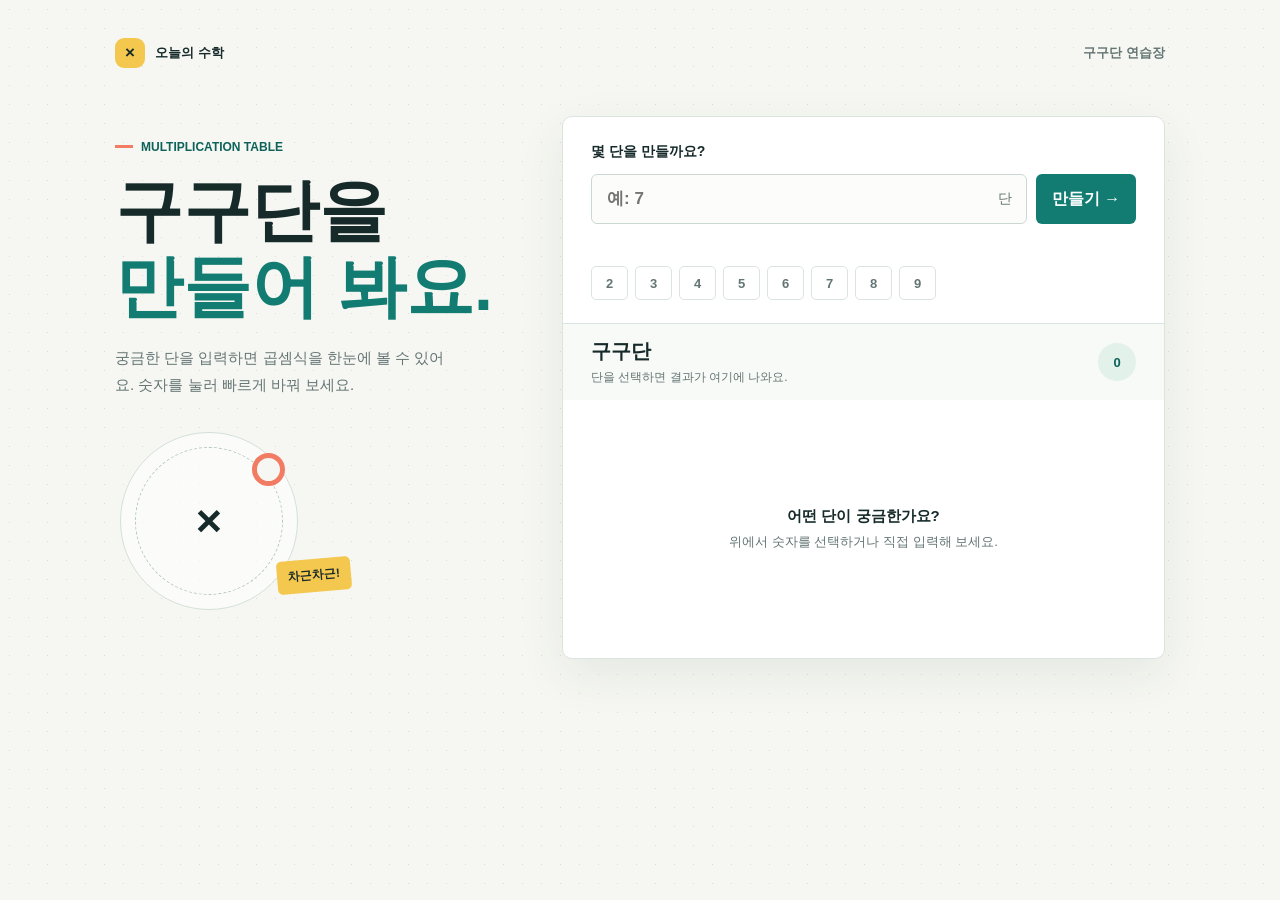
<file: mobile/9rd/index.html>
<!DOCTYPE html>
<html lang="ko">
<head>
  <meta charset="UTF-8">
  <meta name="viewport" content="width=device-width, initial-scale=1.0">
  <meta name="theme-color" content="#f6f7f2">
  <title>구구단 연습장</title>
  <style>
    :root {
      color-scheme: light;
      --ink: #172a2a;
      --muted: #647574;
      --paper: #f6f7f2;
      --panel: #ffffff;
      --line: #dce4df;
      --teal: #137c72;
      --teal-dark: #0e625a;
      --coral: #f17b63;
      --sun: #f4c84f;
    }

    * { box-sizing: border-box; }

    body {
      min-width: 320px;
      min-height: 100vh;
      margin: 0;
      color: var(--ink);
      background-color: var(--paper);
      background-image: radial-gradient(#d5dfd9 0.8px, transparent 0.8px);
      background-size: 19px 19px;
      font-family: "Malgun Gothic", "Apple SD Gothic Neo", sans-serif;
    }

    button, input { font: inherit; }

    .page {
      width: min(1050px, calc(100% - 40px));
      margin: 0 auto;
      padding: 38px 0 52px;
      animation: arrive 420ms ease-out both;
    }

    .topline {
      display: flex;
      align-items: center;
      justify-content: space-between;
      margin-bottom: 48px;
      color: var(--muted);
      font-size: 13px;
      font-weight: 700;
      letter-spacing: 0;
    }

    .brand { display: flex; align-items: center; gap: 10px; color: var(--ink); }
    .brand-mark {
      display: grid;
      width: 30px;
      height: 30px;
      place-items: center;
      border-radius: 9px;
      color: var(--ink);
      background: var(--sun);
      font-size: 17px;
      font-weight: 900;
    }

    .layout {
      display: grid;
      grid-template-columns: minmax(270px, 0.82fr) minmax(380px, 1.18fr);
      gap: 28px;
      align-items: start;
    }

    .intro { padding: 18px 8px 0 0; }
    .eyebrow {
      display: inline-flex;
      align-items: center;
      gap: 8px;
      margin: 0 0 18px;
      color: var(--teal-dark);
      font-size: 12px;
      font-weight: 800;
    }
    .eyebrow::before {
      width: 18px;
      height: 3px;
      background: var(--coral);
      content: "";
    }

    h1 {
      margin: 0;
      font-size: clamp(42px, 6vw, 68px);
      line-height: 1.12;
      letter-spacing: 0;
    }
    h1 span { color: var(--teal); }
    .description {
      max-width: 330px;
      margin: 20px 0 30px;
      color: var(--muted);
      font-size: 15px;
      line-height: 1.8;
    }

    .number-art {
      position: relative;
      display: grid;
      width: 178px;
      aspect-ratio: 1;
      margin: 34px 0 0 5px;
      place-items: center;
      border: 1px solid #d5e0d9;
      border-radius: 50%;
      background: rgba(255, 255, 255, 0.64);
    }
    .number-art::before, .number-art::after {
      position: absolute;
      content: "";
    }
    .number-art::before {
      inset: 14px;
      border: 1px dashed #b5c9bf;
      border-radius: 50%;
    }
    .number-art::after {
      top: 20px;
      right: 12px;
      width: 23px;
      height: 23px;
      border: 5px solid var(--coral);
      border-radius: 50%;
      background: var(--paper);
    }
    .number-art strong { z-index: 1; font-size: 45px; line-height: 1; }
    .number-art small {
      position: absolute;
      right: -54px;
      bottom: 17px;
      padding: 8px 11px;
      border-radius: 5px;
      color: var(--ink);
      background: var(--sun);
      font-size: 12px;
      font-weight: 800;
      transform: rotate(-5deg);
    }

    .workspace {
      overflow: hidden;
      border: 1px solid var(--line);
      border-radius: 10px;
      background: var(--panel);
      box-shadow: 0 16px 48px rgba(32, 63, 54, 0.08);
    }
    .form-area { padding: 26px 28px 23px; }
    .section-label {
      display: block;
      margin-bottom: 13px;
      font-size: 14px;
      font-weight: 800;
    }
    .input-row { display: flex; gap: 9px; }
    .input-wrap { position: relative; flex: 1; }
    .input-wrap input {
      width: 100%;
      height: 50px;
      padding: 0 46px 0 15px;
      border: 1px solid #cbd8d1;
      border-radius: 6px;
      outline: none;
      color: var(--ink);
      background: #fcfdfb;
      font-size: 17px;
      font-weight: 700;
      transition: border-color 140ms, box-shadow 140ms;
    }
    .input-wrap input:focus { border-color: var(--teal); box-shadow: 0 0 0 3px rgba(19, 124, 114, 0.13); }
    .input-wrap input[aria-invalid="true"] { border-color: #c94c3e; }
    .input-unit {
      position: absolute;
      top: 50%;
      right: 15px;
      color: var(--muted);
      font-size: 14px;
      pointer-events: none;
      transform: translateY(-50%);
    }
    .make-button {
      min-width: 100px;
      height: 50px;
      border: 0;
      border-radius: 6px;
      color: #fff;
      background: var(--teal);
      font-weight: 800;
      cursor: pointer;
      transition: background 140ms, transform 140ms;
    }
    .make-button:hover { background: var(--teal-dark); }
    .make-button:active { transform: translateY(1px); }
    button:focus-visible { outline: 3px solid rgba(241, 123, 99, 0.65); outline-offset: 3px; }
    .error { min-height: 19px; margin: 8px 0 0; color: #b43e32; font-size: 12px; }

    .quick-picks {
      display: flex;
      flex-wrap: wrap;
      gap: 7px;
      margin-top: 15px;
    }
    .pick {
      display: grid;
      width: 37px;
      height: 34px;
      place-items: center;
      border: 1px solid var(--line);
      border-radius: 5px;
      color: var(--muted);
      background: #fff;
      font-size: 13px;
      font-weight: 700;
      cursor: pointer;
      transition: color 140ms, border-color 140ms, background 140ms;
    }
    .pick:hover { border-color: var(--teal); color: var(--teal-dark); }
    .pick[aria-pressed="true"] { border-color: var(--teal); color: #fff; background: var(--teal); }

    .results { border-top: 1px solid var(--line); }
    .results-heading {
      display: flex;
      align-items: center;
      justify-content: space-between;
      min-height: 70px;
      padding: 14px 28px;
      background: #f8faf7;
    }
    .results-heading h2 { margin: 0; font-size: 20px; }
    .results-heading p { margin: 4px 0 0; color: var(--muted); font-size: 12px; }
    .result-count {
      display: grid;
      width: 38px;
      height: 38px;
      place-items: center;
      border-radius: 50%;
      color: var(--teal-dark);
      background: #e2f1e9;
      font-size: 13px;
      font-weight: 800;
    }
    .table-head, .equation {
      display: grid;
      grid-template-columns: 52px 1fr 1fr;
      align-items: center;
      padding: 0 28px;
    }
    .table-head {
      min-height: 35px;
      color: #71807a;
      background: #fff;
      font-size: 11px;
      font-weight: 800;
    }
    .equation {
      min-height: 45px;
      border-top: 1px solid #edf1ed;
      font-size: 15px;
      animation: row-in 250ms ease-out both;
    }
    .equation:nth-child(2n) { background: #fbfcfa; }
    .equation .step { color: #87948e; font-size: 12px; font-variant-numeric: tabular-nums; }
    .equation .math { font-variant-numeric: tabular-nums; }
    .equation .answer { color: var(--teal-dark); font-weight: 900; font-variant-numeric: tabular-nums; }
    .empty-state {
      display: grid;
      min-height: 258px;
      padding: 28px;
      place-content: center;
      text-align: center;
    }
    .empty-state strong { margin-bottom: 7px; font-size: 15px; }
    .empty-state span { color: var(--muted); font-size: 13px; }

    @keyframes arrive { from { opacity: 0; transform: translateY(8px); } to { opacity: 1; transform: translateY(0); } }
    @keyframes row-in { from { opacity: 0; transform: translateY(4px); } to { opacity: 1; transform: translateY(0); } }

    @media (max-width: 720px) {
      .page { width: min(540px, calc(100% - 32px)); padding-top: 23px; }
      .topline { margin-bottom: 28px; }
      .layout { grid-template-columns: 1fr; gap: 23px; }
      .intro { padding: 0; }
      .eyebrow { margin-bottom: 12px; }
      h1 { font-size: 48px; }
      .description { max-width: 420px; margin: 12px 0 0; font-size: 14px; }
      .number-art { display: none; }
      .form-area { padding: 22px 20px 18px; }
      .results-heading { padding-right: 20px; padding-left: 20px; }
      .table-head, .equation { grid-template-columns: 42px 1fr 1fr; padding-right: 20px; padding-left: 20px; }
    }

    @media (prefers-reduced-motion: reduce) {
      *, *::before, *::after { scroll-behavior: auto !important; animation-duration: 0.01ms !important; animation-iteration-count: 1 !important; transition-duration: 0.01ms !important; }
    }
  </style>
</head>
<body>
  <main class="page">
    <header class="topline">
      <div class="brand"><span class="brand-mark" aria-hidden="true">×</span><span>오늘의 수학</span></div>
      <span>구구단 연습장</span>
    </header>

    <div class="layout">
      <section class="intro" aria-labelledby="page-title">
        <p class="eyebrow">MULTIPLICATION TABLE</p>
        <h1 id="page-title">구구단을<br><span>만들어 봐요.</span></h1>
        <p class="description">궁금한 단을 입력하면 곱셈식을 한눈에 볼 수 있어요. 숫자를 눌러 빠르게 바꿔 보세요.</p>
        <div class="number-art" aria-hidden="true"><strong>×</strong><small>차근차근!</small></div>
      </section>

      <section class="workspace" aria-label="구구단 만들기">
        <form class="form-area" id="gugudan-form" novalidate>
          <label class="section-label" for="dan-input">몇 단을 만들까요?</label>
          <div class="input-row">
            <div class="input-wrap">
              <input id="dan-input" name="dan" type="number" min="2" max="9" step="1" inputmode="numeric" placeholder="예: 7" aria-describedby="input-error" required>
              <span class="input-unit" aria-hidden="true">단</span>
            </div>
            <button class="make-button" type="submit">만들기 <span aria-hidden="true">→</span></button>
          </div>
          <p class="error" id="input-error" role="alert" aria-live="polite"></p>
          <div class="quick-picks" aria-label="빠른 단 선택">
            <button class="pick" type="button" data-dan="2" aria-pressed="false">2</button>
            <button class="pick" type="button" data-dan="3" aria-pressed="false">3</button>
            <button class="pick" type="button" data-dan="4" aria-pressed="false">4</button>
            <button class="pick" type="button" data-dan="5" aria-pressed="false">5</button>
            <button class="pick" type="button" data-dan="6" aria-pressed="false">6</button>
            <button class="pick" type="button" data-dan="7" aria-pressed="false">7</button>
            <button class="pick" type="button" data-dan="8" aria-pressed="false">8</button>
            <button class="pick" type="button" data-dan="9" aria-pressed="false">9</button>
          </div>
        </form>

        <section class="results" aria-labelledby="result-title" aria-live="polite" aria-atomic="true">
          <div class="results-heading">
            <div><h2 id="result-title">구구단</h2><p id="result-caption">단을 선택하면 결과가 여기에 나와요.</p></div>
            <span class="result-count" id="result-count" aria-label="결과 개수">0</span>
          </div>
          <div id="result-list">
            <div class="empty-state"><strong>어떤 단이 궁금한가요?</strong><span>위에서 숫자를 선택하거나 직접 입력해 보세요.</span></div>
          </div>
        </section>
      </section>
    </div>
  </main>

  <script>
    const form = document.querySelector("#gugudan-form");
    const input = document.querySelector("#dan-input");
    const error = document.querySelector("#input-error");
    const resultTitle = document.querySelector("#result-title");
    const resultCaption = document.querySelector("#result-caption");
    const resultCount = document.querySelector("#result-count");
    const resultList = document.querySelector("#result-list");
    const quickPicks = document.querySelectorAll(".pick");

    function makeTable(value) {
      const dan = Number(value);
      if (!Number.isInteger(dan) || dan < 2 || dan > 9) {
        error.textContent = "2부터 9까지의 숫자를 입력해 주세요.";
        input.setAttribute("aria-invalid", "true");
        input.focus();
        return;
      }

      error.textContent = "";
      input.removeAttribute("aria-invalid");
      resultTitle.textContent = `${dan}단`;
      resultCaption.textContent = ` ${dan}에 1부터 9까지 곱한 결과예요.`;
      resultCount.textContent = "9";
      quickPicks.forEach((button) => {
        button.setAttribute("aria-pressed", String(Number(button.dataset.dan) === dan));
      });

      const rows = document.createDocumentFragment();
      for (let multiplier = 1; multiplier <= 9; multiplier += 1) {
        const row = document.createElement("div");
        row.className = "equation";
        row.style.animationDelay = `${(multiplier - 1) * 24}ms`;

        const step = document.createElement("span");
        step.className = "step";
        step.textContent = String(multiplier).padStart(2, "0");

        const math = document.createElement("span");
        math.className = "math";
        math.textContent = `${dan} × ${multiplier}`;

        const answer = document.createElement("span");
        answer.className = "answer";
        answer.textContent = `= ${dan * multiplier}`;

        row.append(step, math, answer);
        rows.append(row);
      }

      const table = document.createDocumentFragment();
      const headings = document.createElement("div");
      headings.className = "table-head";
      headings.setAttribute("aria-hidden", "true");
      headings.innerHTML = "<span>순서</span><span>곱셈식</span><span>결과</span>";
      table.append(headings, rows);
      resultList.replaceChildren(table);
    }

    form.addEventListener("submit", (event) => {
      event.preventDefault();
      makeTable(input.value);
    });

    input.addEventListener("input", () => {
      error.textContent = "";
      input.removeAttribute("aria-invalid");
    });

    quickPicks.forEach((button) => {
      button.addEventListener("click", () => {
        input.value = button.dataset.dan;
        makeTable(input.value);
      });
    });
  </script>
</body>
</html>
</file>
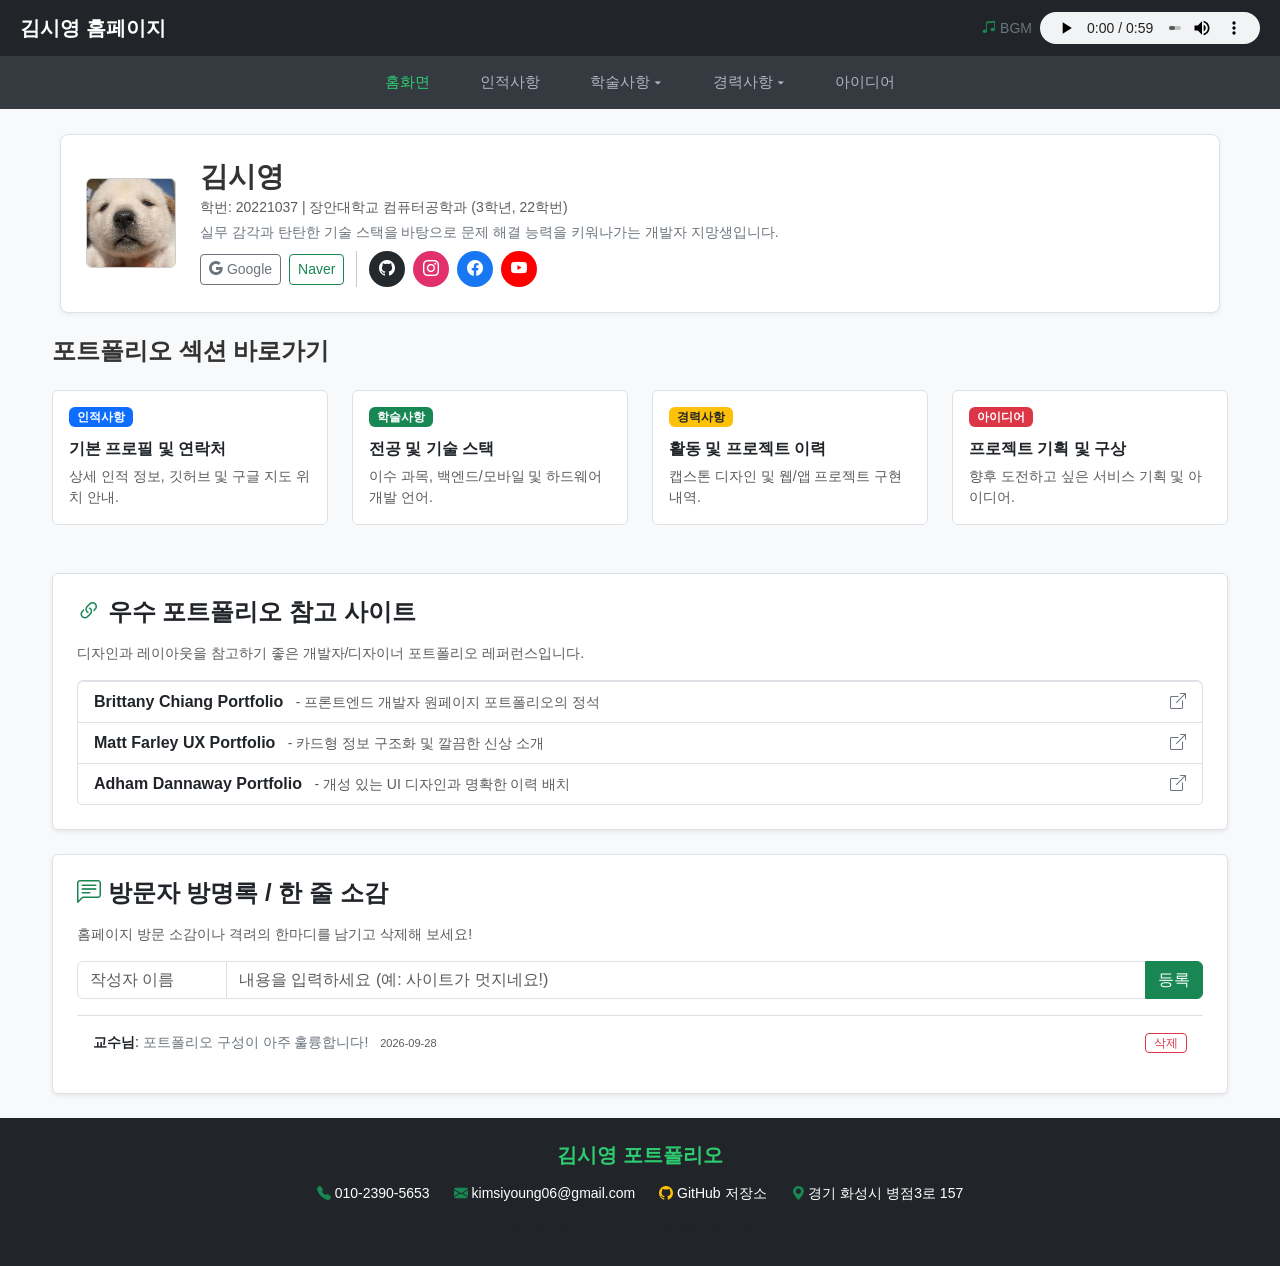
<file: mobile/c.css/index.html>
<!DOCTYPE html>
<html lang="ko">
<head>
    <meta charset="UTF-8">
    <meta name="viewport" content="width=device-width, initial-scale=1.0">
    <title>김시영 홈페이지 - 포트폴리오</title>
    
    <!-- 브라우저 탭 파비콘 설정 -->
    <link rel="icon" type="image/png" href="imgs/favicon.png">

    <link href="https://cdn.jsdelivr.net/npm/bootstrap@5.3.3/dist/css/bootstrap.min.css" rel="stylesheet">
    <link rel="stylesheet" href="https://cdn.jsdelivr.net/npm/bootstrap-icons@1.11.3/font/bootstrap-icons.min.css">
    
    <style>
        body { background-color: #f8f9fa; color: #333; font-family: 'Malgun Gothic', sans-serif; display: flex; flex-direction: column; min-height: 100vh; }
        .top-navbar { background-color: #212529; color: white; padding: 12px 20px; display: flex; justify-content: space-between; align-items: center; }
        
        /* 서브 메뉴 및 드롭다운 스타일 */
        .sub-nav { background-color: #343a40; padding: 10px 20px; display: flex; justify-content: center; gap: 30px; flex-wrap: wrap; position: relative; }
        .sub-nav > div { position: relative; }
        .sub-nav a { color: #adb5bd; text-decoration: none; font-size: 15px; font-weight: 500; transition: color 0.2s; display: inline-block; padding: 5px 10px; }
        .sub-nav a:hover, .sub-nav a.active { color: #2ecc71; }
        
        /* 드롭다운 서브 메뉴 박스 */
        .dropdown-menu-custom {
            display: none;
            position: absolute;
            top: 100%;
            left: 0;
            background-color: #212529;
            box-shadow: 0 4px 8px rgba(0,0,0,0.3);
            border-radius: 4px;
            list-style: none;
            padding: 8px 0;
            min-width: 130px;
            z-index: 100;
        }
        .dropdown-menu-custom li a {
            color: #adb5bd;
            padding: 6px 15px;
            display: block;
            font-size: 14px;
            white-space: nowrap;
        }
        .dropdown-menu-custom li a:hover {
            background-color: #343a40;
            color: #2ecc71;
        }

        .profile-container { max-width: 1200px; margin: 25px auto 0 auto; padding: 0 20px; width: 100%; }
        .profile-card { background: white; border: 1px solid #dee2e6; border-radius: 8px; padding: 25px; box-shadow: 0 2px 4px rgba(0,0,0,0.05); transition: background-color 0.3s, border-color 0.3s, box-shadow 0.3s; }
        .profile-img { width: 90px; height: 90px; object-fit: cover; border-radius: 6px; border: 1px solid #ccc; }
        .card-link { text-decoration: none; color: inherit; display: block; }
        .card { transition: background-color 0.3s, border-color 0.3s, transform 0.3s; }
        
        main.container { flex: 1; margin-bottom: 30px; }
        footer { background-color: #212529; color: #adb5bd; text-align: center; padding: 25px 0; margin-top: auto; }
        
        /* 소셜 링크 아이콘 버튼 스타일 */
        .social-icon-btn {
            width: 36px;
            height: 36px;
            display: inline-flex;
            align-items: center;
            justify-content: center;
            border-radius: 50%;
            color: white;
            font-size: 16px;
            text-decoration: none;
            transition: transform 0.2s, opacity 0.2s;
        }
        .social-icon-btn:hover { transform: scale(1.1); opacity: 0.9; color: white; }
        .bg-github { background-color: #24292e; }
        .bg-instagram { background-color: #e1306c; }
        .bg-facebook { background-color: #1877f2; }
        .bg-youtube { background-color: #ff0000; }
    </style>
</head>
<body>

    <!-- 상단 타이틀 및 BGM 플레이어 바 -->
    <div class="top-navbar">
        <div class="fw-bold fs-5">김시영 홈페이지</div>
        <div class="d-flex align-items-center gap-2">
            <span class="small text-secondary"><i class="bi bi-music-note-beamed text-success"></i> BGM</span>
            <audio controls loop style="height: 32px; width: 220px;">
                <source src="imgs/bgm.mp3" type="audio/mpeg">
                지원하지 않는 브라우저입니다.
            </audio>
        </div>
    </div>

    <!-- 서브 메뉴 탭 바 (마우스 드롭다운 적용) -->
    <div class="sub-nav">
        <a href="index.html" class="active">홈화면</a>
        <a href="personal.html">인적사항</a>
        
        <!-- 학술사항 드롭다운 메뉴 -->
        <div class="dropdown-wrapper">
            <a href="academic.html" id="academicMenu">학술사항 ▾</a>
            <ul class="dropdown-menu-custom" id="academicDropdown">
                <li><a href="academic.html#major">이수 과목</a></li>
                <li><a href="academic.html#stack">기술 스택</a></li>
            </ul>
        </div>

        <!-- 경력사항 드롭다운 메뉴 -->
        <div class="dropdown-wrapper">
            <a href="career.html" id="careerMenu">경력사항 ▾</a>
            <ul class="dropdown-menu-custom" id="careerDropdown">
                <li><a href="career.html#capstone">캡스톤 디자인</a></li>
                <li><a href="career.html#projects">프로젝트 이력</a></li>
            </ul>
        </div>

        <a href="idea.html">아이디어</a>
    </div>

    <!-- 프로필 영역 -->
    <div class="profile-container">
        <div class="profile-card d-flex align-items-center gap-4 flex-wrap" id="profileCard">
            <img src="imgs/dog.jpg" alt="프로필 사진" class="profile-img">
            <div>
                <h3 class="fw-bold mb-1">김시영</h3>
                <p class="text-muted mb-1 small">학번: 20221037 | 장안대학교 컴퓨터공학과 (3학년, 22학번)</p>
                <p class="text-secondary small mb-2">실무 감각과 탄탄한 기술 스택을 바탕으로 문제 해결 능력을 키워나가는 개발자 지망생입니다.</p>
                
                <!-- 검색 및 소셜 링크 아이콘 영역 -->
                <div class="d-flex align-items-center gap-2 flex-wrap mt-2">
                    <a href="https://www.google.com" target="_blank" class="btn btn-outline-secondary btn-sm"><i class="bi bi-google"></i> Google</a>
                    <a href="https://www.naver.com" target="_blank" class="btn btn-outline-success btn-sm"><i class="bi bi-n-square"></i> Naver</a>
                    
                    <div class="vr mx-1"></div>

                    <!-- 소셜 링크 아이콘 버튼들 -->
                    <a href="https://github.com/kimsiyoung06-code/git_project_20221037" target="_blank" class="social-icon-btn bg-github" title="GitHub">
                        <i class="bi bi-github"></i>
                    </a>
                    <a href="https://www.instagram.com" target="_blank" class="social-icon-btn bg-instagram" title="Instagram">
                        <i class="bi bi-instagram"></i>
                    </a>
                    <a href="https://www.facebook.com" target="_blank" class="social-icon-btn bg-facebook" title="Facebook">
                        <i class="bi bi-facebook"></i>
                    </a>
                    <a href="https://www.youtube.com" target="_blank" class="social-icon-btn bg-youtube" title="YouTube">
                        <i class="bi bi-youtube"></i>
                    </a>
                </div>
            </div>
        </div>
    </div>

    <!-- 메인 콘텐츠 카드 그리드 -->
    <main class="container my-4" style="max-width: 1200px;">
        <h4 class="fw-bold mb-4">포트폴리오 섹션 바로가기</h4>
        <div class="row g-4 mb-5">
            <div class="col-lg-3 col-md-6">
                <a href="personal.html" class="card-link">
                    <div class="card rounded overflow-hidden bg-white border h-100 p-3" data-hover-card>
                        <span class="badge bg-primary mb-2 align-self-start">인적사항</span>
                        <h5 class="fw-bold fs-6 mt-1">기본 프로필 및 연락처</h5>
                        <p class="small text-muted mb-0">상세 인적 정보, 깃허브 및 구글 지도 위치 안내.</p>
                    </div>
                </a>
            </div>
            <div class="col-lg-3 col-md-6">
                <a href="academic.html" class="card-link">
                    <div class="card rounded overflow-hidden bg-white border h-100 p-3" data-hover-card>
                        <span class="badge bg-success mb-2 align-self-start">학술사항</span>
                        <h5 class="fw-bold fs-6 mt-1">전공 및 기술 스택</h5>
                        <p class="small text-muted mb-0">이수 과목, 백엔드/모바일 및 하드웨어 개발 언어.</p>
                    </div>
                </a>
            </div>
            <div class="col-lg-3 col-md-6">
                <a href="career.html" class="card-link">
                    <div class="card rounded overflow-hidden bg-white border h-100 p-3" data-hover-card>
                        <span class="badge bg-warning text-dark mb-2 align-self-start">경력사항</span>
                        <h5 class="fw-bold fs-6 mt-1">활동 및 프로젝트 이력</h5>
                        <p class="small text-muted mb-0">캡스톤 디자인 및 웹/앱 프로젝트 구현 내역.</p>
                    </div>
                </a>
            </div>
            <div class="col-lg-3 col-md-6">
                <a href="idea.html" class="card-link">
                    <div class="card rounded overflow-hidden bg-white border h-100 p-3" data-hover-card>
                        <span class="badge bg-danger mb-2 align-self-start">아이디어</span>
                        <h5 class="fw-bold fs-6 mt-1">프로젝트 기획 및 구상</h5>
                        <p class="small text-muted mb-0">향후 도전하고 싶은 서비스 기획 및 아이디어.</p>
                    </div>
                </a>
            </div>
        </div>

        <!-- 추천 포트폴리오 참고 사이트 섹션 -->
        <div class="card p-4 mb-4 shadow-sm bg-white border">
            <h4 class="fw-bold mb-3"><i class="bi bi-link-45deg text-success"></i> 우수 포트폴리오 참고 사이트</h4>
            <p class="text-muted small mb-3">디자인과 레이아웃을 참고하기 좋은 개발자/디자이너 포트폴리오 레퍼런스입니다.</p>
            <div class="list-group">
                <a href="https://v4.brittanychiang.com/?utm_source=gemini" target="_blank" class="list-group-item list-group-item-action d-flex justify-content-between align-items-center">
                    <div>
                        <span class="fw-bold text-dark">Brittany Chiang Portfolio</span>
                        <span class="text-muted small ms-2">- 프론트엔드 개발자 원페이지 포트폴리오의 정석</span>
                    </div>
                    <i class="bi bi-box-arrow-up-right text-secondary"></i>
                </a>
                <a href="https://mattfarley.ca/?utm_source=gemini" target="_blank" class="list-group-item list-group-item-action d-flex justify-content-between align-items-center">
                    <div>
                        <span class="fw-bold text-dark">Matt Farley UX Portfolio</span>
                        <span class="text-muted small ms-2">- 카드형 정보 구조화 및 깔끔한 신상 소개</span>
                    </div>
                    <i class="bi bi-box-arrow-up-right text-secondary"></i>
                </a>
                <a href="https://www.adhamdannaway.com/?utm_source=gemini" target="_blank" class="list-group-item list-group-item-action d-flex justify-content-between align-items-center">
                    <div>
                        <span class="fw-bold text-dark">Adham Dannaway Portfolio</span>
                        <span class="text-muted small ms-2">- 개성 있는 UI 디자인과 명확한 이력 배치</span>
                    </div>
                    <i class="bi bi-box-arrow-up-right text-secondary"></i>
                </a>
            </div>
        </div>

        <!-- 방명록 섹션 -->
        <div class="card p-4 shadow-sm bg-white border">
            <h4 class="fw-bold mb-3"><i class="bi bi-chat-left-text text-success"></i> 방문자 방명록 / 한 줄 소감</h4>
            <p class="text-muted small mb-3">홈페이지 방문 소감이나 격려의 한마디를 남기고 삭제해 보세요!</p>
            
            <div class="input-group mb-3">
                <input type="text" id="writerName" class="form-control" placeholder="작성자 이름" style="max-width: 150px;">
                <input type="text" id="writerMessage" class="form-control" placeholder="내용을 입력하세요 (예: 사이트가 멋지네요!)">
                <button class="btn btn-success" type="button" onclick="addComment()">등록</button>
            </div>

            <!-- 방명록 목록 출력 영역 -->
            <ul id="commentList" class="list-group list-group-flush">
                <li class="list-group-item d-flex justify-content-between align-items-center small py-3">
                    <div>
                        <strong>교수님</strong>: <span class="text-secondary">포트폴리오 구성이 아주 훌륭합니다!</span>
                        <span class="text-muted ms-2 small" style="font-size: 11px;">2026-09-28</span>
                    </div>
                    <button class="btn btn-outline-danger btn-sm py-0 px-2" onclick="deleteComment(this)" style="font-size: 12px;">삭제</button>
                </li>
            </ul>
        </div>
    </main>

    <!-- 푸터 영역 -->
    <footer>
        <div class="container">
            <h5 class="fw-bold mb-3" style="color: #2ecc71;">김시영 포트폴리오</h5>
            <div class="d-flex flex-wrap justify-content-center gap-4 mb-3 small">
                <a href="tel:01023905653" class="text-white text-decoration-none"><i class="bi bi-telephone-fill text-success"></i> 010-2390-5653</a>
                <a href="mailto:kimsiyoung06@gmail.com" class="text-white text-decoration-none"><i class="bi bi-envelope-fill text-success"></i> kimsiyoung06@gmail.com</a>
                <a href="https://github.com/kimsiyoung06-code/git_project_20221037" target="_blank" class="text-white text-decoration-none"><i class="bi bi-github text-warning"></i> GitHub 저장소</a>
                <a href="https://maps.google.com/?q=경기도+화성시+병점3로+157" target="_blank" class="text-white text-decoration-none"><i class="bi bi-geo-alt-fill text-success"></i> 경기 화성시 병점3로 157</a>
            </div>
            <p class="small text-muted mb-0">&copy; 2026 Kim Siyoung. All Rights Reserved.</p>
        </div>
    </footer>

    <script src="https://cdn.jsdelivr.net/npm/bootstrap@5.3.3/dist/js/bootstrap.bundle.min.js"></script>
    
    <!-- 마우스 이벤트 및 드롭다운 자바스크립트 스크립트 -->
    <script>
        // 1. 프로필 카드 마우스오버 / 마우스아웃 이벤트 응용
        const profileCard = document.getElementById("profileCard");
        
        profileCard.addEventListener("mouseover", function () {
            this.style.backgroundColor = "#f1f8ff"; // 마우스 올렸을 때 연한 하늘색
            this.style.borderColor = "#2ecc71";     // 초록빛 강조 테두리
            this.style.boxShadow = "0 6px 12px rgba(0, 0, 0, 0.1)";
        });

        profileCard.addEventListener("mouseout", function () {
            this.style.backgroundColor = "white";    // 원래 배경으로 복구
            this.style.borderColor = "#dee2e6";
            this.style.boxShadow = "0 2px 4px rgba(0,0,0,0.05)";
        });

        // 2. 포트폴리오 섹션 카드들 마우스 이벤트 응용
        const hoverCards = document.querySelectorAll("[data-hover-card]");
        
        hoverCards.forEach(function (card) {
            card.addEventListener("mouseover", function () {
                this.style.backgroundColor = "#e8f8f5"; // 민트색 배경
                this.style.borderColor = "#2ecc71";
                this.style.transform = "translateY(-4px)";
            });

            card.addEventListener("mouseout", function () {
                this.style.backgroundColor = "white";
                this.style.borderColor = "#dee2e6";
                this.style.transform = "translateY(0)";
            });
        });

        // 3. 서브 메뉴 마우스 드롭다운 구현 (mouseover / mouseout)
        function setupDropdown(menuId, dropdownId) {
            const menu = document.getElementById(menuId);
            const dropdown = document.getElementById(dropdownId);

            if (menu && dropdown) {
                menu.addEventListener("mouseover", function () {
                    dropdown.style.display = "block";
                });
                
                // 메뉴 영역을 벗어났을 때 숨기기
                menu.closest('.dropdown-wrapper').addEventListener("mouseleave", function () {
                    dropdown.style.display = "none";
                });
            }
        }

        setupDropdown("academicMenu", "academicDropdown");
        setupDropdown("careerMenu", "careerDropdown");

        // 4. 방명록 기능
        function addComment() {
            const name = document.getElementById('writerName').value.trim();
            const message = document.getElementById('writerMessage').value.trim();
            if(!name || !message) { alert('이름과 내용을 모두 입력해주세요!'); return; }
            const today = new Date().toISOString().slice(0, 10);
            const list = document.getElementById('commentList');
            const li = document.createElement('li');
            li.className = 'list-group-item d-flex justify-content-between align-items-center small py-3';
            li.innerHTML = `<div><strong>${name}</strong>: <span class="text-secondary">${message}</span><span class="text-muted ms-2 small" style="font-size: 11px;">${today}</span></div><button class="btn btn-outline-danger btn-sm py-0 px-2" onclick="deleteComment(this)" style="font-size: 12px;">삭제</button>`;
            list.prepend(li);
            document.getElementById('writerName').value = '';
            document.getElementById('writerMessage').value = '';
        }
        
        function deleteComment(button) { 
            button.closest('li').remove(); 
        }
    </script>
</body>
</html>
</file>
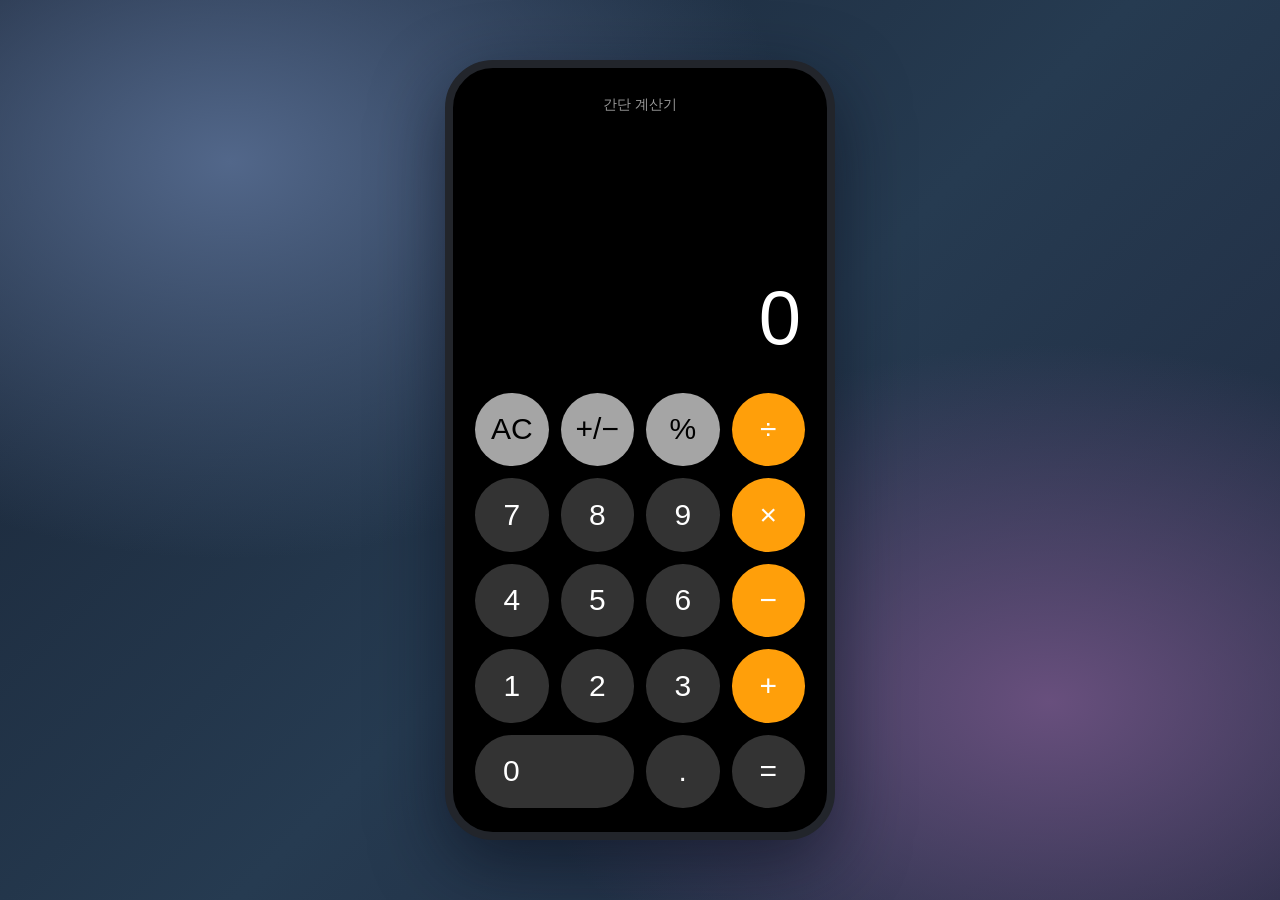
<file: mobile/10rd/계산기.html>
<!doctype html> <!-- 한국어 주석: HTML5 문서로 선언합니다. -->
<html lang="ko"> <!-- 한국어 주석: 문서의 기본 언어를 한국어로 지정합니다. -->
<head> <!-- 한국어 주석: 문서 설정을 시작합니다. -->
  <meta charset="utf-8"> <!-- 한국어 주석: 한글 문자 인코딩을 지정합니다. -->
  <meta name="viewport" content="width=device-width, initial-scale=1"> <!-- 한국어 주석: 휴대전화 화면 크기에 맞춥니다. -->
  <title>간단 계산기</title> <!-- 한국어 주석: 브라우저 탭 제목을 지정합니다. -->
  <link rel="stylesheet" href="css/style.css"> <!-- 한국어 주석: 분리한 계산기 스타일을 불러옵니다. -->
  <script src="js/calculator.js" defer></script> <!-- 한국어 주석: 분리한 계산기 기능을 불러옵니다. -->
</head> <!-- 한국어 주석: 문서 설정을 끝냅니다. -->
<body> <!-- 한국어 주석: 화면에 표시할 내용을 시작합니다. -->
  <main class="calculator"> <!-- 한국어 주석: 휴대전화형 계산기 본체입니다. -->
    <h1>간단 계산기</h1> <!-- 한국어 주석: 계산기 제목입니다. -->
    <output id="display" aria-live="polite" aria-label="계산기 화면">0</output> <!-- 한국어 주석: 현재 숫자와 계산 결과를 표시합니다. -->
    <div class="buttons"> <!-- 한국어 주석: 계산기 버튼을 격자로 배치합니다. -->
      <button class="utility" id="clear" type="button">AC</button> <!-- 한국어 주석: 계산 상태를 초기화합니다. -->
      <button class="utility" id="sign" type="button">+/−</button> <!-- 한국어 주석: 현재 숫자의 부호를 바꿉니다. -->
      <button class="utility" id="percent" type="button">%</button> <!-- 한국어 주석: 현재 숫자를 백분율로 바꿉니다. -->
      <button class="operator" data-operation="/" type="button" aria-label="나누기">÷</button> <!-- 한국어 주석: 나눗셈 연산을 선택합니다. -->
      <button data-number="7" type="button">7</button> <!-- 한국어 주석: 숫자 7을 입력합니다. -->
      <button data-number="8" type="button">8</button> <!-- 한국어 주석: 숫자 8을 입력합니다. -->
      <button data-number="9" type="button">9</button> <!-- 한국어 주석: 숫자 9를 입력합니다. -->
      <button class="operator" data-operation="*" type="button" aria-label="곱하기">×</button> <!-- 한국어 주석: 곱셈 연산을 선택합니다. -->
      <button data-number="4" type="button">4</button> <!-- 한국어 주석: 숫자 4를 입력합니다. -->
      <button data-number="5" type="button">5</button> <!-- 한국어 주석: 숫자 5를 입력합니다. -->
      <button data-number="6" type="button">6</button> <!-- 한국어 주석: 숫자 6을 입력합니다. -->
      <button class="operator" data-operation="-" type="button" aria-label="빼기">−</button> <!-- 한국어 주석: 뺄셈 연산을 선택합니다. -->
      <button data-number="1" type="button">1</button> <!-- 한국어 주석: 숫자 1을 입력합니다. -->
      <button data-number="2" type="button">2</button> <!-- 한국어 주석: 숫자 2를 입력합니다. -->
      <button data-number="3" type="button">3</button> <!-- 한국어 주석: 숫자 3을 입력합니다. -->
      <button class="operator" data-operation="+" type="button" aria-label="더하기">+</button> <!-- 한국어 주석: 덧셈 연산을 선택합니다. -->
      <button data-number="0" class="zero" type="button">0</button> <!-- 한국어 주석: 숫자 0을 입력합니다. -->
      <button id="decimal" type="button">.</button> <!-- 한국어 주석: 소수점을 입력합니다. -->
      <button id="equals" class="equals" type="button">=</button> <!-- 한국어 주석: 계산 결과를 표시합니다. -->
    </div> <!-- 한국어 주석: 계산기 버튼 배치를 끝냅니다. -->
  </main> <!-- 한국어 주석: 계산기 본체를 끝냅니다. -->
</body> <!-- 한국어 주석: 화면 내용을 끝냅니다. -->
</html> <!-- 한국어 주석: HTML 문서를 끝냅니다. -->
</file>
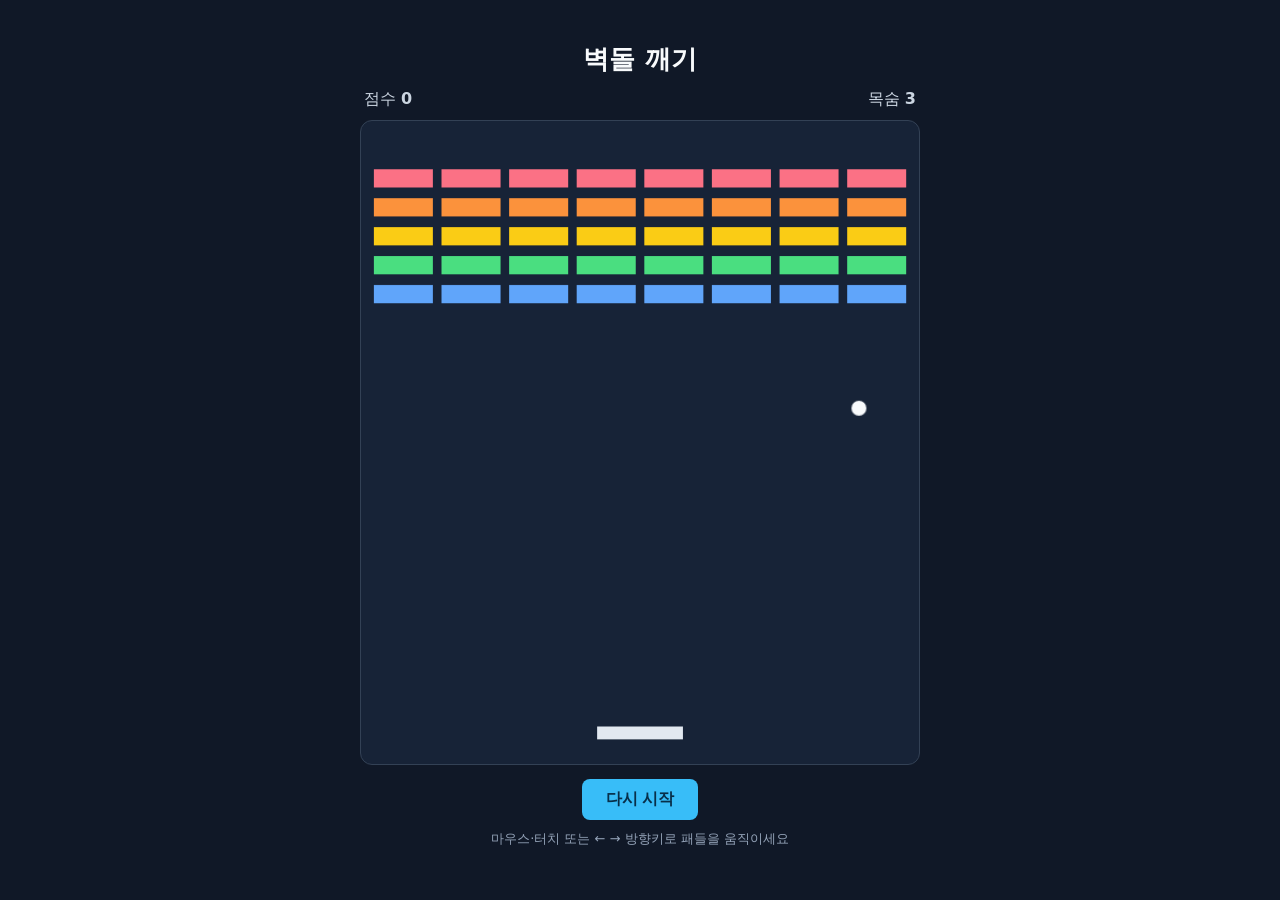
<file: mobile/9rd/9rd-1.html>
<!doctype html>
<html lang="ko">
<head>
<meta charset="utf-8">
<meta name="viewport" content="width=device-width,initial-scale=1">
<title>벽돌 깨기</title>
<style>
*{box-sizing:border-box}body{margin:0;min-height:100vh;display:grid;place-items:center;background:#101827;color:#f8fafc;font-family:system-ui,sans-serif}.game{width:min(94vw,560px);text-align:center}h1{margin:0 0 12px;font-size:26px}.bar{display:flex;justify-content:space-between;margin:0 4px 10px;color:#cbd5e1}canvas{display:block;width:100%;border:1px solid #334155;border-radius:12px;background:#172337;touch-action:none}button{margin-top:14px;padding:10px 24px;border:0;border-radius:8px;background:#38bdf8;color:#082f49;font-size:16px;font-weight:700;cursor:pointer}.hint{margin:10px 0;color:#94a3b8;font-size:13px}
</style>
</head>
<body>
<main class="game">
  <h1>벽돌 깨기</h1>
  <div class="bar"><span>점수 <b id="score">0</b></span><span>목숨 <b id="lives">3</b></span></div>
  <canvas id="board" width="520" height="600" aria-label="벽돌 깨기 게임"></canvas>
  <button id="restart">다시 시작</button>
  <p class="hint">마우스·터치 또는 ← → 방향키로 패들을 움직이세요</p>
</main>
<script>
// 게임 화면과 점수·목숨 표시를 위한 HTML 요소입니다.
const canvas=document.querySelector("#board");
const ctx=canvas.getContext("2d");
const scoreText=document.querySelector("#score");
const livesText=document.querySelector("#lives");

// 캔버스 크기와 벽돌 배치 수입니다.
const W=canvas.width,H=canvas.height,rows=5,cols=8;
// 패들의 위치와 크기입니다.
const paddle={x:220,y:565,w:80,h:12};
// 공의 위치, 반지름, 이동 속도입니다.
const ball={x:260,y:540,r:7,dx:3,dy:-4};

// 벽돌 목록, 현재 점수와 남은 목숨, 게임 진행 여부입니다.
let bricks=[],score=0,lives=3,running=true;

// 게임 상태를 초기화하고 벽돌을 다시 만든 뒤 화면에 표시합니다.
function reset(){
  score=0;lives=3;running=true;paddle.x=(W-paddle.w)/2;
  ball.x=W/2;ball.y=H-60;ball.dx=3;ball.dy=-4;
  bricks=Array.from({length:rows*cols},(_,i)=>({
    x:12+(i%cols)*63,y:45+Math.floor(i/cols)*27,w:55,h:17,on:true,
    color:["#fb7185","#fb923c","#facc15","#4ade80","#60a5fa"][Math.floor(i/cols)]
  }));
  scoreText.textContent=score;livesText.textContent=lives;draw();
}

// 벽돌, 패들, 공과 게임 종료 문구를 캔버스에 그립니다.
function draw(){
  ctx.clearRect(0,0,W,H);
  bricks.forEach(b=>{if(b.on){ctx.fillStyle=b.color;ctx.fillRect(b.x,b.y,b.w,b.h)}});
  ctx.fillStyle="#e2e8f0";ctx.fillRect(paddle.x,paddle.y,paddle.w,paddle.h);
  ctx.beginPath();ctx.arc(ball.x,ball.y,ball.r,0,Math.PI*2);ctx.fillStyle="#f8fafc";ctx.fill();
  if(!running){ctx.fillStyle="#fff";ctx.font="bold 28px sans-serif";ctx.textAlign="center";ctx.fillText(lives?"성공!":"게임 오버",W/2,H/2)}
}

// 한 프레임 동안 공을 이동시키고 벽·패들·벽돌 충돌을 처리합니다.
function frame(){
  if(!running)return;
  ball.x+=ball.dx;ball.y+=ball.dy;
  if(ball.x<ball.r||ball.x>W-ball.r)ball.dx*=-1;
  if(ball.y<ball.r)ball.dy*=-1;
  if(ball.dy>0&&ball.y+ball.r>=paddle.y&&ball.x>=paddle.x&&ball.x<=paddle.x+paddle.w){
    ball.dy=-Math.abs(ball.dy);ball.dx=((ball.x-(paddle.x+paddle.w/2))/(paddle.w/2))*4;
  }
  for(const b of bricks)if(b.on&&ball.x>b.x&&ball.x<b.x+b.w&&ball.y-ball.r<b.y+b.h&&ball.y+ball.r>b.y){
    b.on=false;ball.dy*=-1;scoreText.textContent=++score;break;
  }
  if(ball.y>H){if(--lives===0)running=false;livesText.textContent=lives;ball.x=W/2;ball.y=H-60;ball.dy=-4}
  if(bricks.every(b=>!b.on))running=false;
  draw();
  if(running)requestAnimationFrame(frame);
}

// 포인터의 화면 좌표를 캔버스 좌표로 바꿔 패들을 이동합니다.
function move(x){
  const r=canvas.getBoundingClientRect();
  paddle.x=Math.max(0,Math.min(W-paddle.w,(x-r.left)*W/r.width-paddle.w/2));
}

// 마우스·터치 위치와 방향키 입력에 따라 패들을 조작합니다.
canvas.addEventListener("pointermove",e=>move(e.clientX));
document.addEventListener("keydown",e=>{
  if(e.key==="ArrowLeft")paddle.x=Math.max(0,paddle.x-28);
  if(e.key==="ArrowRight")paddle.x=Math.min(W-paddle.w,paddle.x+28);
});
// 버튼을 누르면 초기화 후 게임을 다시 시작합니다.
document.querySelector("#restart").addEventListener("click",()=>{reset();frame()});

// 초기 화면을 표시하고 게임을 시작합니다.
reset();frame();
</script>
</body>
</html>
</file>
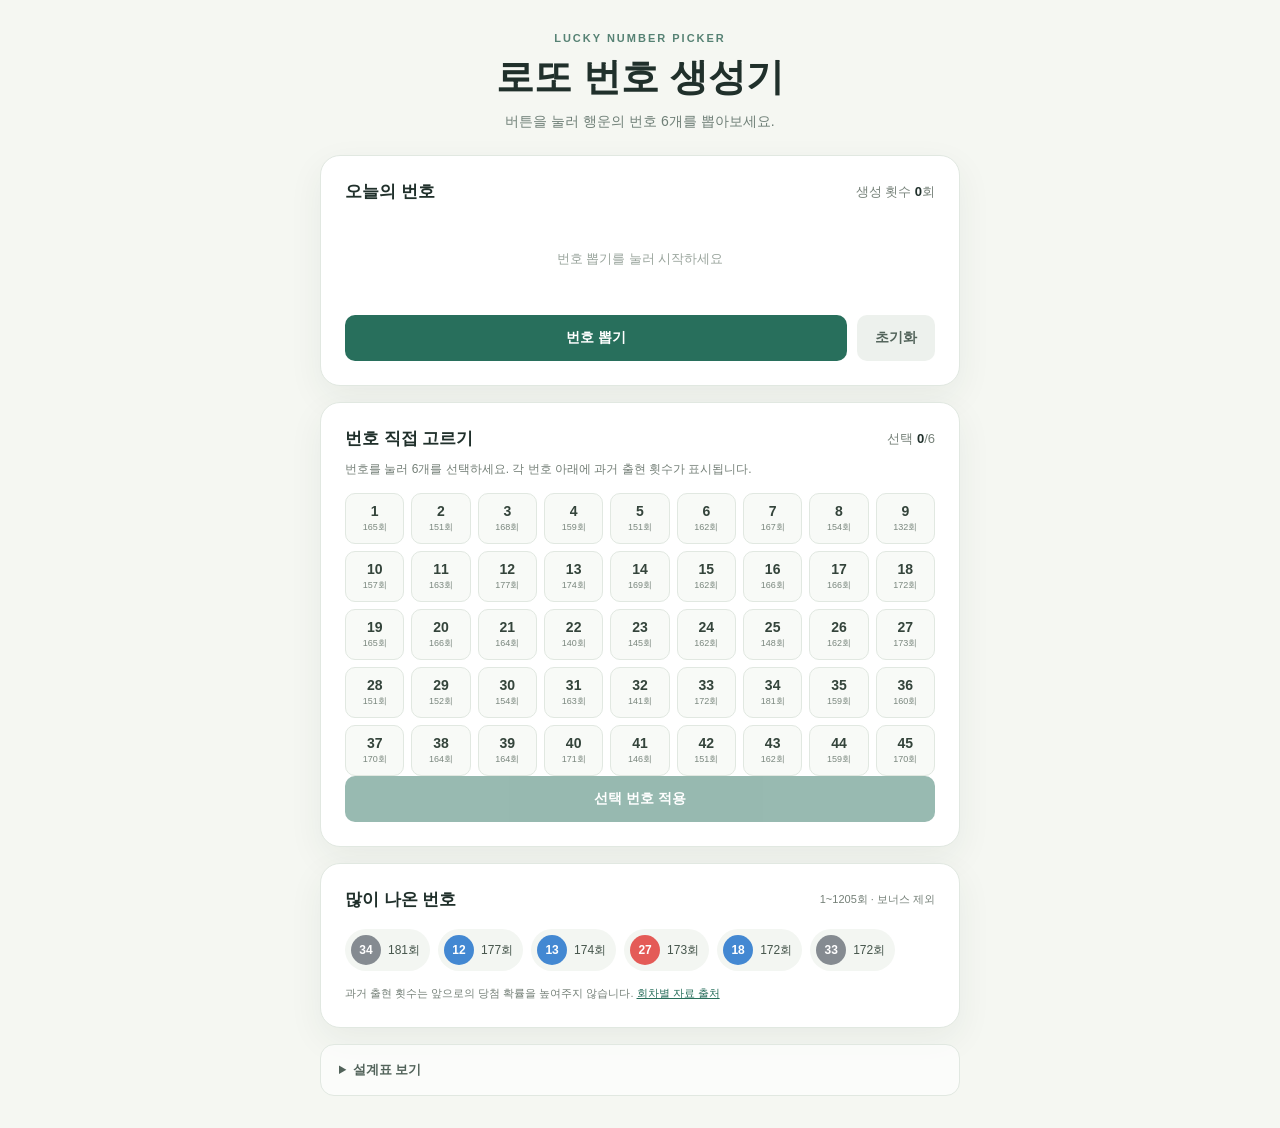
<file: mobile/9rd/로또.html>
<!doctype html>
<html lang="ko">
<head>
  <meta charset="utf-8">
  <meta name="viewport" content="width=device-width, initial-scale=1">
  <meta name="theme-color" content="#f5f7f2">
  <title>로또 번호 생성기</title>
  <link rel="stylesheet" href="css/style.css">
  <script src="js/lotto.js" defer></script>
</head>
<body>
  <main class="app">
    <header class="heading">
      <p class="eyebrow">LUCKY NUMBER PICKER</p>
      <h1>로또 번호 생성기</h1>
      <p class="intro">버튼을 눌러 행운의 번호 6개를 뽑아보세요.</p>
    </header>

    <section class="panel" aria-labelledby="result-title">
      <div class="result-heading">
        <h2 id="result-title">오늘의 번호</h2>
        <p>생성 횟수 <strong id="count" aria-live="polite">0</strong>회</p>
      </div>
      <div id="numbers" class="numbers" aria-live="polite" aria-label="생성된 로또 번호">
        <span class="empty">번호 뽑기를 눌러 시작하세요</span>
      </div>
      <div class="actions">
        <button id="generate" class="primary" type="button">번호 뽑기</button>
        <button id="clear" class="secondary" type="button">초기화</button>
      </div>
    </section>

    <section class="panel manual" aria-labelledby="manual-title">
      <div class="result-heading">
        <h2 id="manual-title">번호 직접 고르기</h2>
        <p>선택 <strong id="selected-count">0</strong>/6</p>
      </div>
      <p class="section-hint">번호를 눌러 6개를 선택하세요. 각 번호 아래에 과거 출현 횟수가 표시됩니다.</p>
      <div id="number-grid" class="number-grid" aria-label="수동 선택 번호"></div>
      <div class="actions">
        <button id="apply-manual" class="primary" type="button" disabled>선택 번호 적용</button>
      </div>
    </section>

    <section class="panel stats" aria-labelledby="stats-title">
      <div class="result-heading">
        <h2 id="stats-title">많이 나온 번호</h2>
        <span class="stats-period">1~1205회 · 보너스 제외</span>
      </div>
      <div id="top-numbers" class="top-numbers" aria-live="polite"></div>
      <p class="stats-note">과거 출현 횟수는 앞으로의 당첨 확률을 높여주지 않습니다. <a href="https://github.com/godmode2k/lotto645/blob/main/lotto645_%EB%8B%B9%EC%B2%A8%EB%B2%88%ED%98%B81205%ED%9A%8C%EC%B0%A8%EA%B9%8C%EC%A7%80.csv" target="_blank" rel="noreferrer">회차별 자료 출처</a></p>
    </section>

    <details class="design">
      <summary>설계표 보기</summary>
      <table>
        <tbody>
          <tr><th scope="row">목적</th><td>1~45 사이에서 중복 없는 번호 6개 생성</td></tr>
          <tr><th scope="row">입력</th><td>자동 생성·번호 직접 선택·초기화 버튼 클릭</td></tr>
          <tr><th scope="row">출력</th><td>오름차순 번호 공, 생성 횟수, 과거 출현 횟수</td></tr>
          <tr><th scope="row">기술·제약</th><td>HTML, CSS, JavaScript만 사용 · 외부 라이브러리 없음</td></tr>
        </tbody>
      </table>
    </details>
  </main>
</body>
</html>
</file>
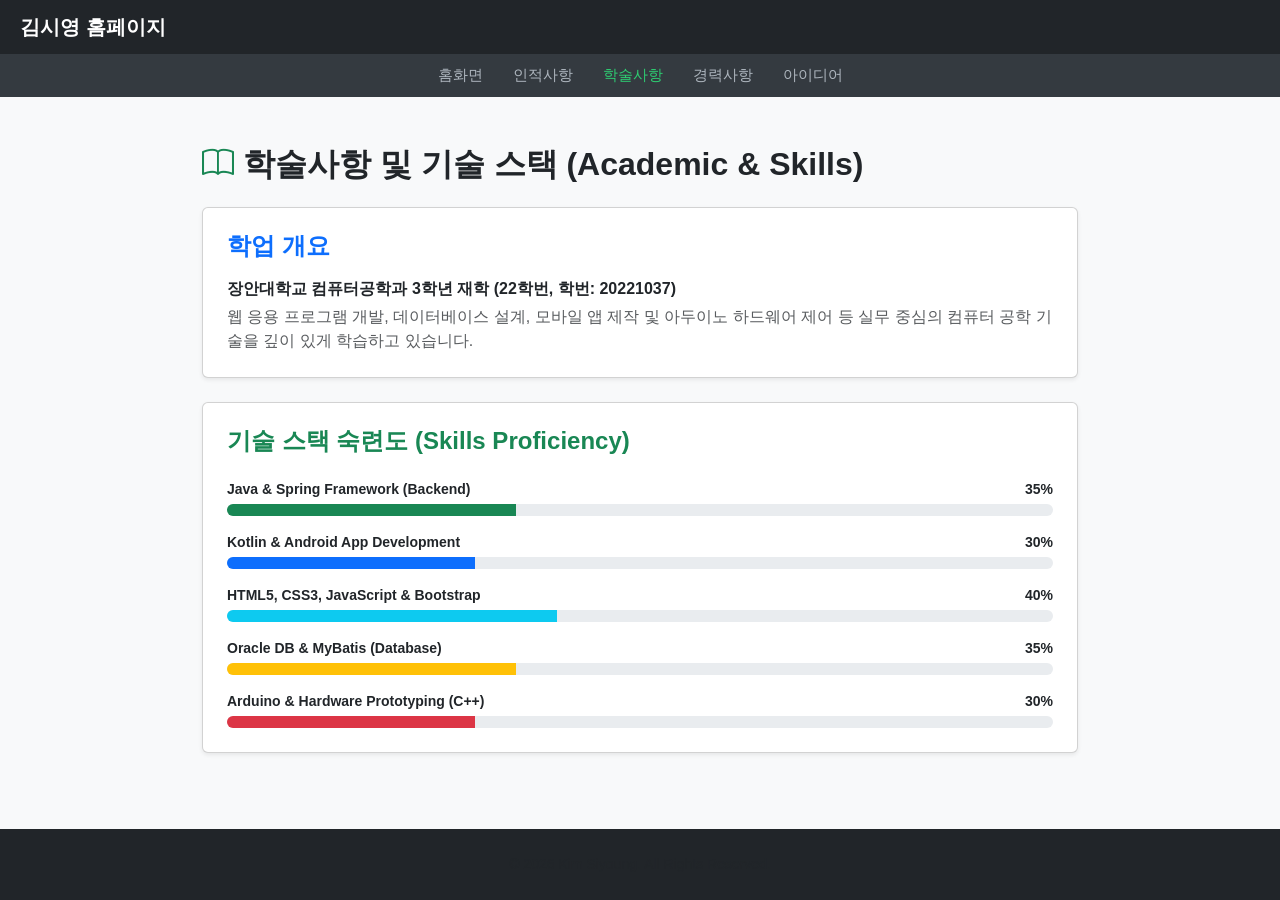
<file: mobile/c.css/academic.html>
<!DOCTYPE html>
<html lang="ko">
<head>
    <meta charset="UTF-8">
    <title>학술사항 - 김시영 홈페이지</title>
    <!-- 파비콘 설정 -->
    <link rel="icon" type="image/png" href="imgs/favicon.png">
    
    <link href="https://cdn.jsdelivr.net/npm/bootstrap@5.3.3/dist/css/bootstrap.min.css" rel="stylesheet">
    <link rel="stylesheet" href="https://cdn.jsdelivr.net/npm/bootstrap-icons@1.11.3/font/bootstrap-icons.min.css">
    <style>
        body { background-color: #f8f9fa; font-family: 'Malgun Gothic', sans-serif; display: flex; flex-direction: column; min-height: 100vh; }
        .top-navbar { background-color: #212529; color: white; padding: 12px 20px; }
        .sub-nav { background-color: #343a40; padding: 10px 20px; display: flex; justify-content: center; gap: 30px; flex-wrap: wrap; }
        .sub-nav a { color: #adb5bd; text-decoration: none; font-size: 15px; }
        .sub-nav a:hover, .sub-nav a.active { color: #2ecc71; }
        footer { background-color: #212529; color: #adb5bd; text-align: center; padding: 25px 0; margin-top: auto; }
    </style>
</head>
<body>
    <div class="top-navbar d-flex justify-content-between align-items-center">
        <div class="fw-bold fs-5">김시영 홈페이지</div>
    </div>
    <div class="sub-nav">
        <a href="index.html">홈화면</a>
        <a href="personal.html">인적사항</a>
        <a href="academic.html" class="active">학술사항</a>
        <a href="career.html">경력사항</a>
        <a href="idea.html">아이디어</a>
    </div>

    <div class="container my-5" style="max-width: 900px;">
        <h2 class="fw-bold mb-4"><i class="bi bi-book text-success"></i> 학술사항 및 기술 스택 (Academic & Skills)</h2>
        
        <div class="card p-4 mb-4 shadow-sm">
            <h4 class="fw-bold text-primary mb-3">학업 개요</h4>
            <p class="mb-1"><strong>장안대학교 컴퓨터공학과 3학년 재학 (22학번, 학번: 20221037)</strong></p>
            <p class="text-muted mb-0">웹 응용 프로그램 개발, 데이터베이스 설계, 모바일 앱 제작 및 아두이노 하드웨어 제어 등 실무 중심의 컴퓨터 공학 기술을 깊이 있게 학습하고 있습니다.</p>
        </div>

        <div class="card p-4 mb-4 shadow-sm">
            <h4 class="fw-bold text-success mb-4">기술 스택 숙련도 (Skills Proficiency)</h4>
            
            <div class="mb-3">
                <div class="d-flex justify-content-between mb-1 fw-bold small">
                    <span>Java & Spring Framework (Backend)</span>
                    <span>35%</span>
                </div>
                <div class="progress" style="height: 12px;">
                    <div class="progress-bar bg-success" role="progressbar" style="width: 35%;"></div>
                </div>
            </div>

            <div class="mb-3">
                <div class="d-flex justify-content-between mb-1 fw-bold small">
                    <span>Kotlin & Android App Development</span>
                    <span>30%</span>
                </div>
                <div class="progress" style="height: 12px;">
                    <div class="progress-bar bg-primary" role="progressbar" style="width: 30%;"></div>
                </div>
            </div>

            <div class="mb-3">
                <div class="d-flex justify-content-between mb-1 fw-bold small">
                    <span>HTML5, CSS3, JavaScript & Bootstrap</span>
                    <span>40%</span>
                </div>
                <div class="progress" style="height: 12px;">
                    <div class="progress-bar bg-info" role="progressbar" style="width: 40%;"></div>
                </div>
            </div>

            <div class="mb-3">
                <div class="d-flex justify-content-between mb-1 fw-bold small">
                    <span>Oracle DB & MyBatis (Database)</span>
                    <span>35%</span>
                </div>
                <div class="progress" style="height: 12px;">
                    <div class="progress-bar bg-warning" role="progressbar" style="width: 35%;"></div>
                </div>
            </div>

            <div class="mb-0">
                <div class="d-flex justify-content-between mb-1 fw-bold small">
                    <span>Arduino & Hardware Prototyping (C++)</span>
                    <span>30%</span>
                </div>
                <div class="progress" style="height: 12px;">
                    <div class="progress-bar bg-danger" role="progressbar" style="width: 30%;"></div>
                </div>
            </div>
        </div>
    </div>

    <footer>
        <div class="container">
            <p class="small text-muted mb-0">&copy; 2026 Kim Siyoung. All Rights Reserved.</p>
        </div>
    </footer>
    <script src="https://cdn.jsdelivr.net/npm/bootstrap@5.3.3/dist/js/bootstrap.bundle.min.js"></script>
</body>
</html>
</file>
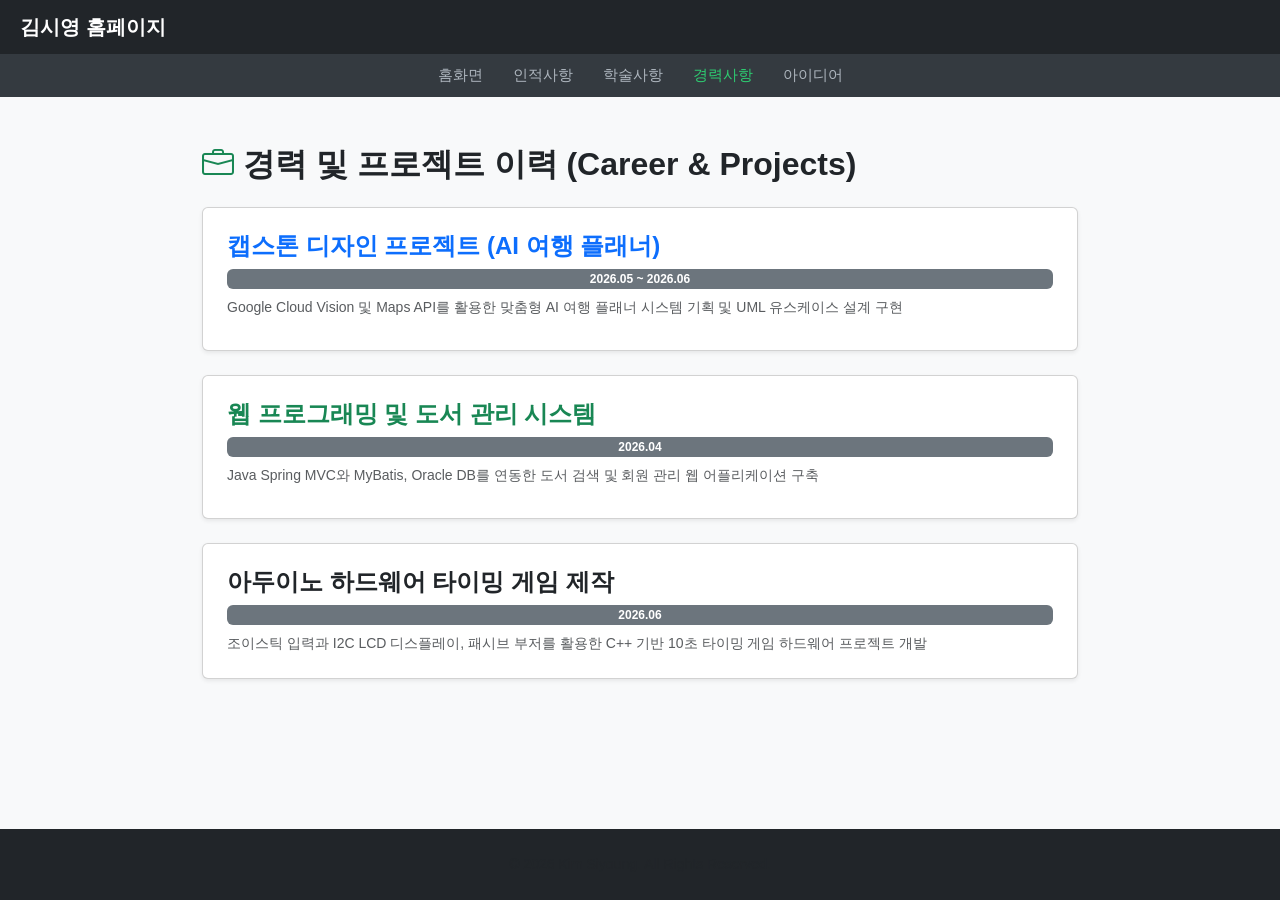
<file: mobile/c.css/career.html>
<!DOCTYPE html>
<html lang="ko">
<head>
    <meta charset="UTF-8">
    <title>경력사항 - 김시영 홈페이지</title>
    <!-- 파비콘 설정 -->
    <link rel="icon" type="image/png" href="imgs/favicon.png">
    
    <link href="https://cdn.jsdelivr.net/npm/bootstrap@5.3.3/dist/css/bootstrap.min.css" rel="stylesheet">
    <link rel="stylesheet" href="https://cdn.jsdelivr.net/npm/bootstrap-icons@1.11.3/font/bootstrap-icons.min.css">
    <style>
        body { background-color: #f8f9fa; font-family: 'Malgun Gothic', sans-serif; display: flex; flex-direction: column; min-height: 100vh; }
        .top-navbar { background-color: #212529; color: white; padding: 12px 20px; }
        .sub-nav { background-color: #343a40; padding: 10px 20px; display: flex; justify-content: center; gap: 30px; flex-wrap: wrap; }
        .sub-nav a { color: #adb5bd; text-decoration: none; font-size: 15px; }
        .sub-nav a:hover, .sub-nav a.active { color: #2ecc71; }
        footer { background-color: #212529; color: #adb5bd; text-align: center; padding: 25px 0; margin-top: auto; }
    </style>
</head>
<body>
    <div class="top-navbar d-flex justify-content-between align-items-center">
        <div class="fw-bold fs-5">김시영 홈페이지</div>
    </div>
    <div class="sub-nav">
        <a href="index.html">홈화면</a>
        <a href="personal.html">인적사항</a>
        <a href="academic.html">학술사항</a>
        <a href="career.html" class="active">경력사항</a>
        <a href="idea.html">아이디어</a>
    </div>

    <div class="container my-5" style="max-width: 900px;">
        <h2 class="fw-bold mb-4"><i class="bi bi-briefcase text-success"></i> 경력 및 프로젝트 이력 (Career & Projects)</h2>
        
        <div class="card p-4 mb-4 shadow-sm">
            <h4 class="fw-bold text-primary mb-2">캡스톤 디자인 프로젝트 (AI 여행 플래너)</h4>
            <span class="badge bg-secondary mb-2">2026.05 ~ 2026.06</span>
            <p class="text-muted small mb-2">Google Cloud Vision 및 Maps API를 활용한 맞춤형 AI 여행 플래너 시스템 기획 및 UML 유스케이스 설계 구현</p>
        </div>

        <div class="card p-4 mb-4 shadow-sm">
            <h4 class="fw-bold text-success mb-2">웹 프로그래밍 및 도서 관리 시스템</h4>
            <span class="badge bg-secondary mb-2">2026.04</span>
            <p class="text-muted small mb-2">Java Spring MVC와 MyBatis, Oracle DB를 연동한 도서 검색 및 회원 관리 웹 어플리케이션 구축</p>
        </div>

        <div class="card p-4 shadow-sm">
            <h4 class="fw-bold text-warning text-dark mb-2">아두이노 하드웨어 타이밍 게임 제작</h4>
            <span class="badge bg-secondary mb-2">2026.06</span>
            <p class="text-muted small mb-0">조이스틱 입력과 I2C LCD 디스플레이, 패시브 부저를 활용한 C++ 기반 10초 타이밍 게임 하드웨어 프로젝트 개발</p>
        </div>
    </div>

    <footer>
        <div class="container">
            <p class="small text-muted mb-0">&copy; 2026 Kim Siyoung. All Rights Reserved.</p>
        </div>
    </footer>
    <script src="https://cdn.jsdelivr.net/npm/bootstrap@5.3.3/dist/js/bootstrap.bundle.min.js"></script>
</body>
</html>
</file>
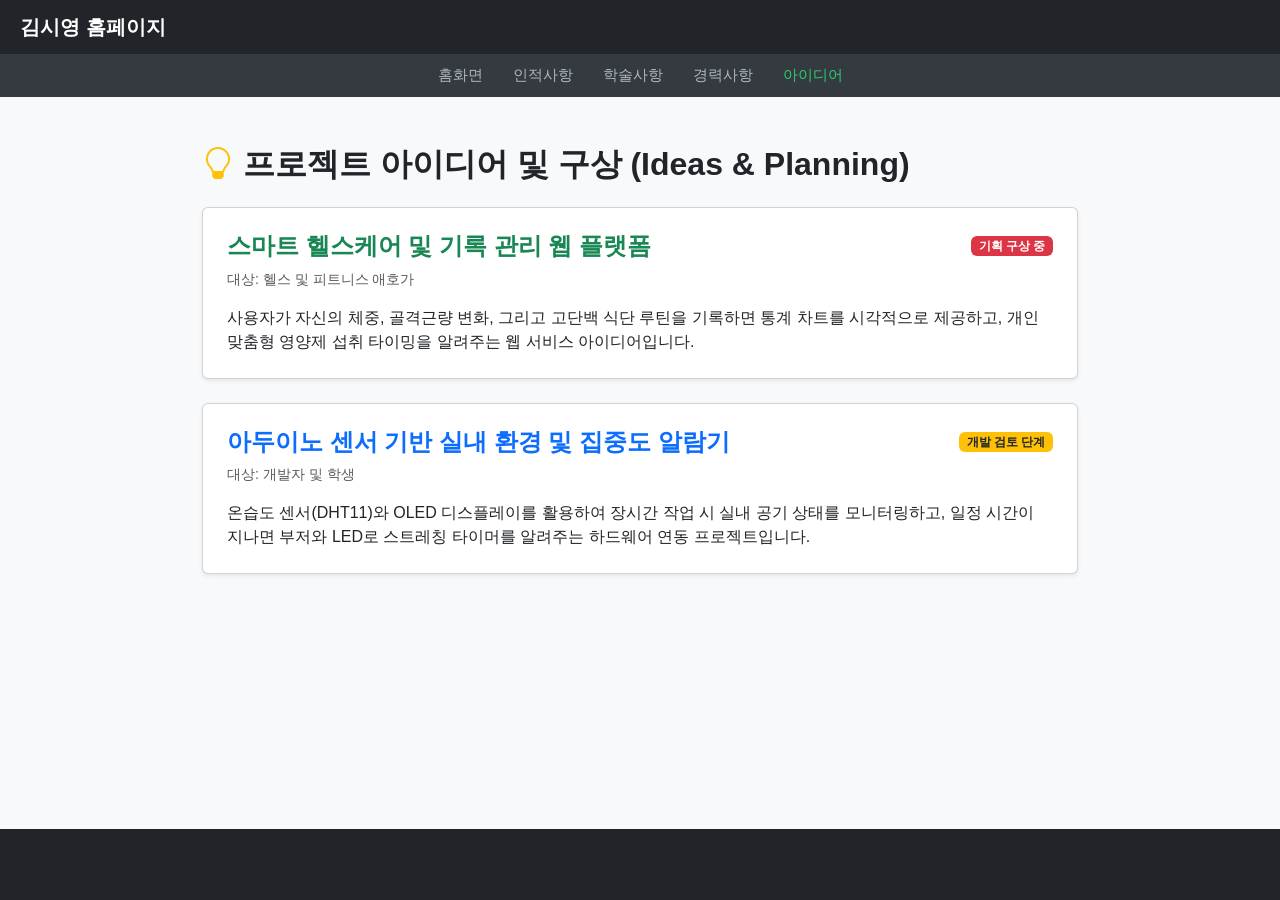
<file: mobile/c.css/idea.html>
<!DOCTYPE html>
<html lang="ko">
<head>
    <meta charset="UTF-8">
    <title>아이디어 - 김시영 홈페이지</title>
    <!-- 파비콘 설정 -->
    <link rel="icon" type="image/png" href="imgs/favicon.png">
    
    <link href="https://cdn.jsdelivr.net/npm/bootstrap@5.3.3/dist/css/bootstrap.min.css" rel="stylesheet">
    <link rel="stylesheet" href="https://cdn.jsdelivr.net/npm/bootstrap-icons@1.11.3/font/bootstrap-icons.min.css">
    <style>
        body { background-color: #f8f9fa; font-family: 'Malgun Gothic', sans-serif; display: flex; flex-direction: column; min-height: 100vh; }
        .top-navbar { background-color: #212529; color: white; padding: 12px 20px; }
        .sub-nav { background-color: #343a40; padding: 10px 20px; display: flex; justify-content: center; gap: 30px; flex-wrap: wrap; }
        .sub-nav a { color: #adb5bd; text-decoration: none; font-size: 15px; }
        .sub-nav a:hover, .sub-nav a.active { color: #2ecc71; }
        footer { background-color: #212529; color: #adb5bd; text-align: center; padding: 25px 0; margin-top: auto; }
    </style>
</head>
<body>
    <div class="top-navbar d-flex justify-content-between align-items-center">
        <div class="fw-bold fs-5">김시영 홈페이지</div>
    </div>
    <div class="sub-nav">
        <a href="index.html">홈화면</a>
        <a href="personal.html">인적사항</a>
        <a href="academic.html">학술사항</a>
        <a href="career.html">경력사항</a>
        <a href="idea.html" class="active">아이디어</a>
    </div>

    <div class="container my-5" style="max-width: 900px;">
        <h2 class="fw-bold mb-4"><i class="bi bi-lightbulb text-warning"></i> 프로젝트 아이디어 및 구상 (Ideas & Planning)</h2>
        
        <div class="card p-4 mb-4 shadow-sm">
            <div class="d-flex justify-content-between align-items-center mb-2">
                <h4 class="fw-bold text-success mb-0">스마트 헬스케어 및 기록 관리 웹 플랫폼</h4>
                <span class="badge bg-danger">기획 구상 중</span>
            </div>
            <p class="text-muted small">대상: 헬스 및 피트니스 애호가</p>
            <p class="mb-0">사용자가 자신의 체중, 골격근량 변화, 그리고 고단백 식단 루틴을 기록하면 통계 차트를 시각적으로 제공하고, 개인 맞춤형 영양제 섭취 타이밍을 알려주는 웹 서비스 아이디어입니다.</p>
        </div>

        <div class="card p-4 mb-4 shadow-sm">
            <div class="d-flex justify-content-between align-items-center mb-2">
                <h4 class="fw-bold text-primary mb-0">아두이노 센서 기반 실내 환경 및 집중도 알람기</h4>
                <span class="badge bg-warning text-dark">개발 검토 단계</span>
            </div>
            <p class="text-muted small">대상: 개발자 및 학생</p>
            <p class="mb-0">온습도 센서(DHT11)와 OLED 디스플레이를 활용하여 장시간 작업 시 실내 공기 상태를 모니터링하고, 일정 시간이 지나면 부저와 LED로 스트레칭 타이머를 알려주는 하드웨어 연동 프로젝트입니다.</p>
        </div>
    </div>

    <footer>
        <div class="container">
            <p class="small text-muted mb-0">&copy; 2026 Kim Siyoung. All Rights Reserved.</p>
        </div>
    </footer>
    <script src="https://cdn.jsdelivr.net/npm/bootstrap@5.3.3/dist/js/bootstrap.bundle.min.js"></script>
</body>
</html>
</file>
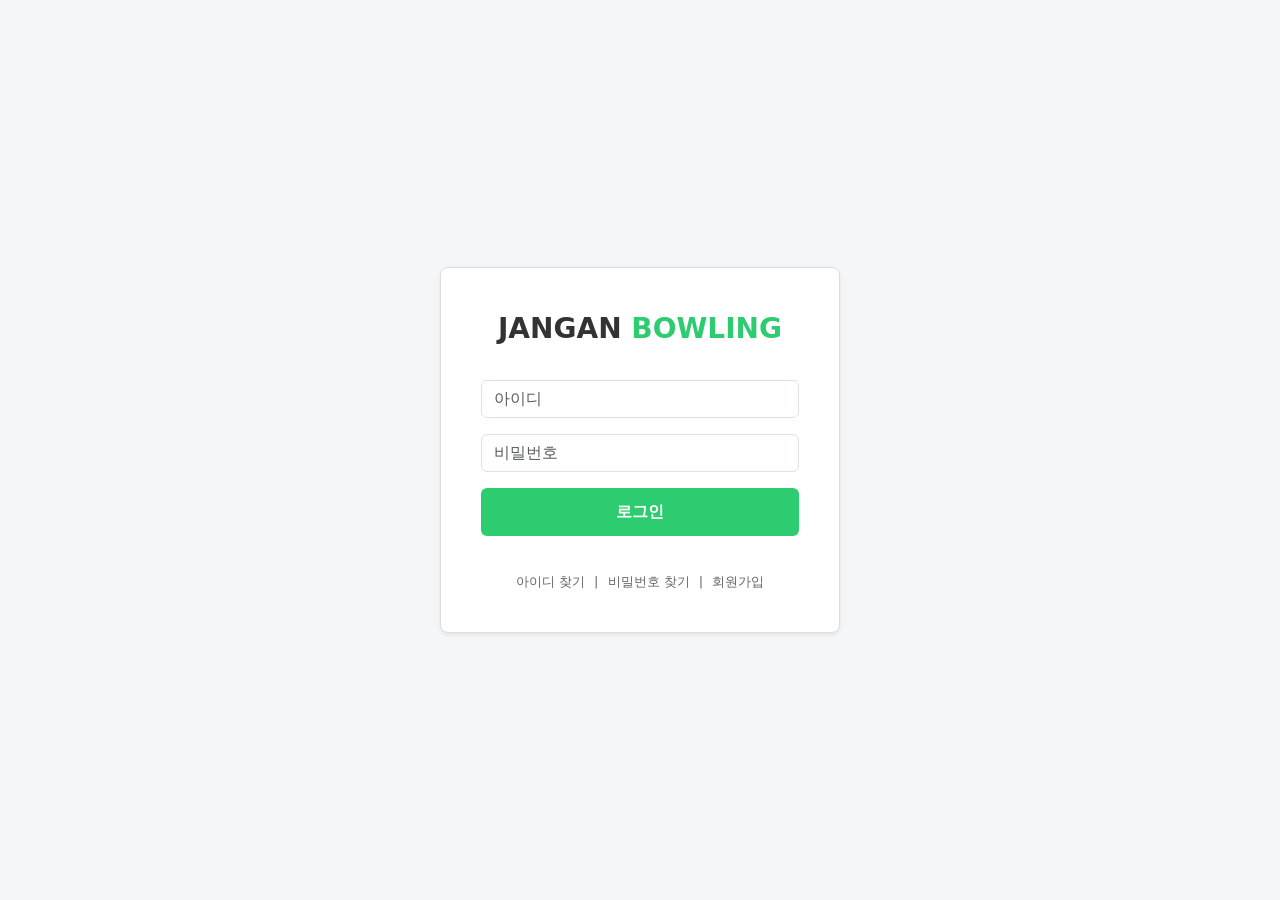
<file: mobile/c.css/login.html>
<!DOCTYPE html>
<html lang="ko">
<head>
    <meta charset="UTF-8">
    <title>JANGAN BOWLING - 로그인</title>
    <link href="https://cdn.jsdelivr.net/npm/bootstrap@5.3.3/dist/css/bootstrap.min.css" rel="stylesheet">
    <style>
        body { background-color: #f5f6f7; height: 100vh; display: flex; align-items: center; justify-content: center; }
        .login-box { width: 100%; max-width: 400px; padding: 40px; background: white; border: 1px solid #ddd; border-radius: 8px; }
        .logo { text-align: center; font-size: 28px; font-weight: bold; color: #333; margin-bottom: 30px; text-decoration: none; display: block; }
        .btn-login { background-color: #2ecc71; color: white; font-weight: bold; padding: 12px; width: 100%; border: none; }
        .btn-login:hover { background-color: #27ae60; color: white; }
        .find-links { text-align: center; margin-top: 20px; font-size: 13px; color: #666; }
        .find-links a { color: #666; text-decoration: none; margin: 0 5px; }
    </style>
</head>
<body>
    <div class="login-box shadow-sm">
        <a href="index.html" class="logo">JANGAN <span style="color:#2ecc71;">BOWLING</span></a>
        <form>
            <div class="mb-3">
                <input type="text" class="form-control" placeholder="아이디" required>
            </div>
            <div class="mb-3">
                <input type="password" class="form-control" placeholder="비밀번호" required>
            </div>
            <button type="submit" class="btn btn-login mb-3">로그인</button>
        </form>
        <div class="find-links">
            <a href="#">아이디 찾기</a> | <a href="#">비밀번호 찾기</a> | <a href="signup.html">회원가입</a>
        </div>
    </div>
</body>
</html>
</file>
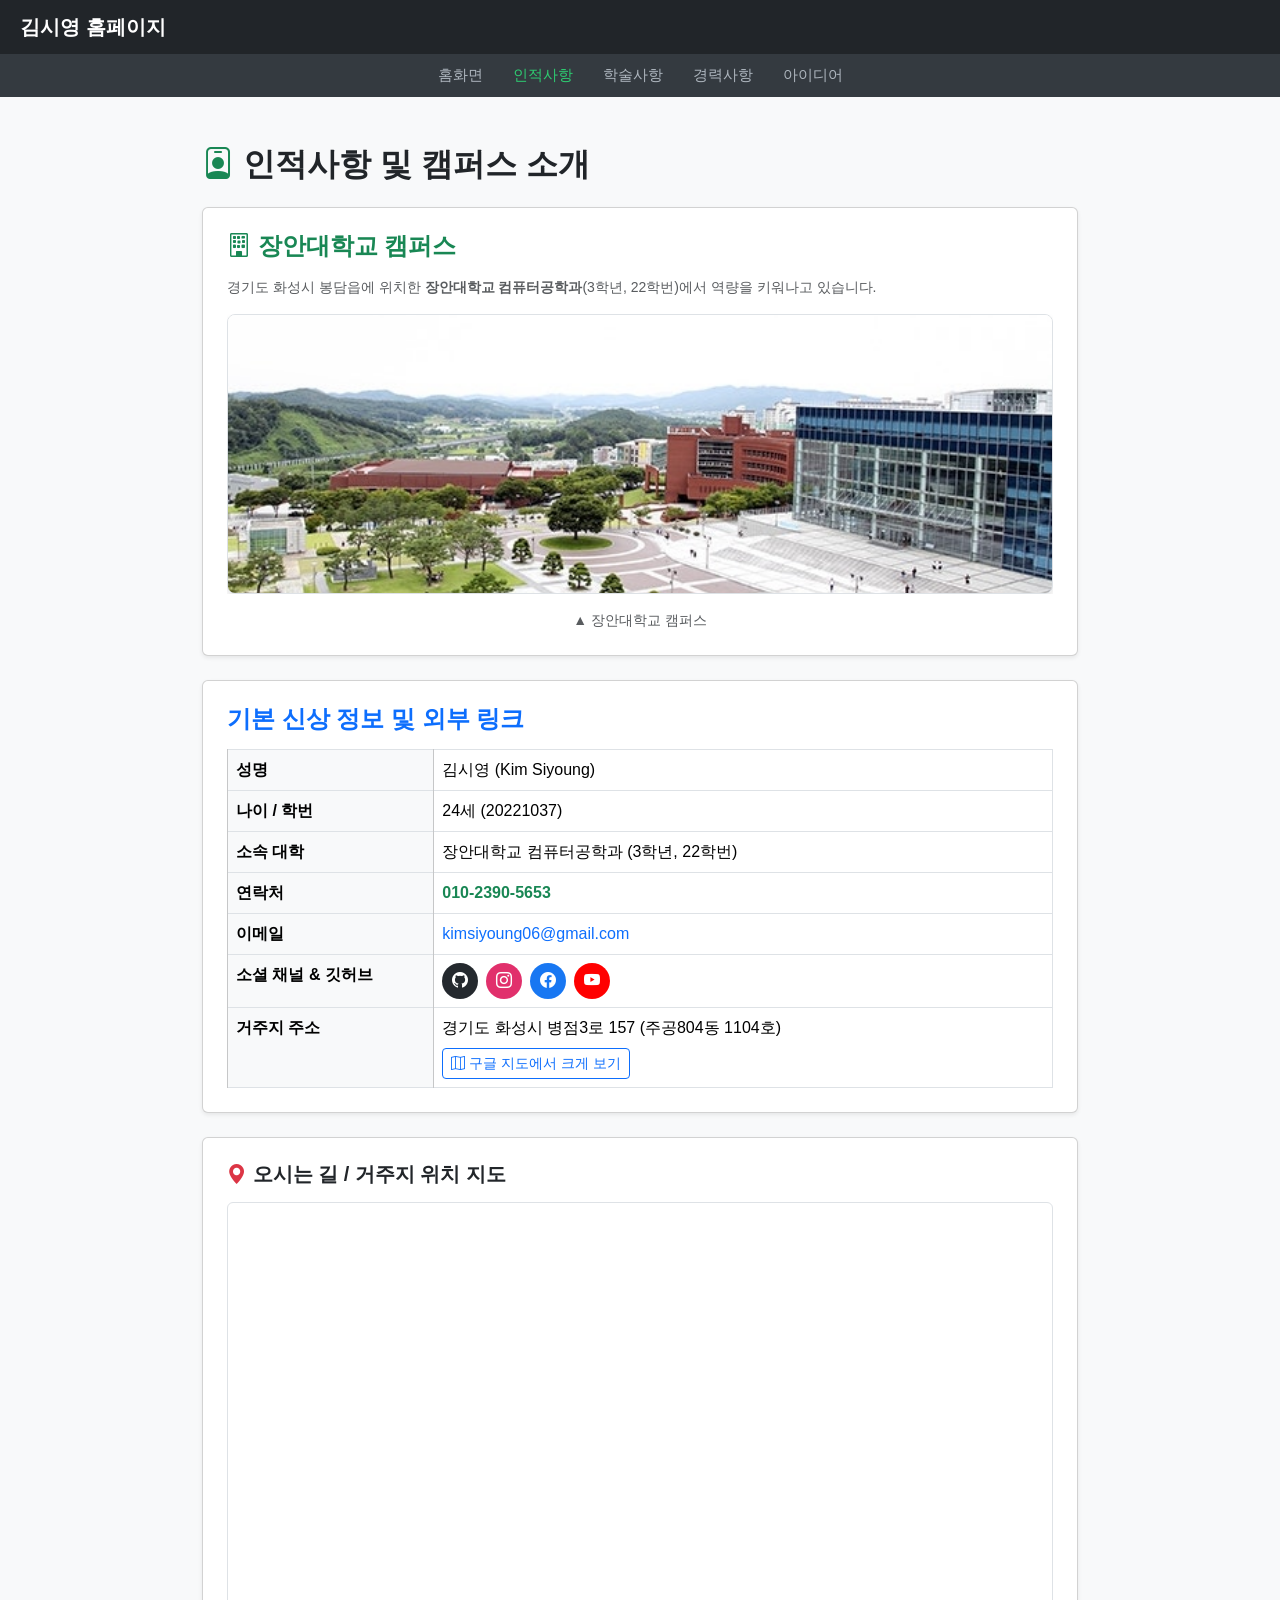
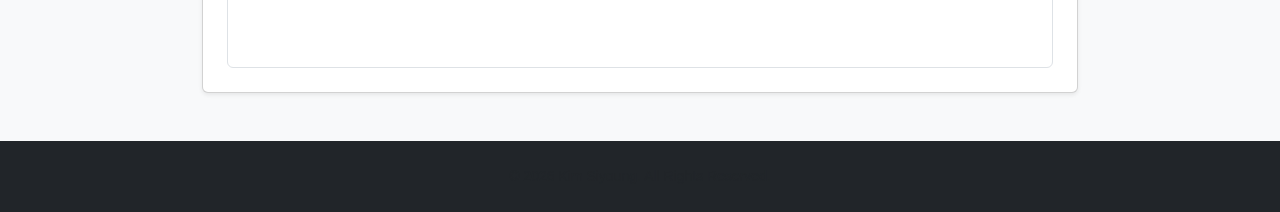
<file: mobile/c.css/personal.html>
<!DOCTYPE html>
<html lang="ko">
<head>
    <meta charset="UTF-8">
    <title>인적사항 - 김시영 홈페이지</title>
    <!-- 파비콘 설정 -->
    <link rel="icon" type="image/png" href="imgs/favicon.png">
    
    <link href="https://cdn.jsdelivr.net/npm/bootstrap@5.3.3/dist/css/bootstrap.min.css" rel="stylesheet">
    <link rel="stylesheet" href="https://cdn.jsdelivr.net/npm/bootstrap-icons@1.11.3/font/bootstrap-icons.min.css">
    <style>
        body { background-color: #f8f9fa; font-family: 'Malgun Gothic', sans-serif; display: flex; flex-direction: column; min-height: 100vh; }
        .top-navbar { background-color: #212529; color: white; padding: 12px 20px; }
        .sub-nav { background-color: #343a40; padding: 10px 20px; display: flex; justify-content: center; gap: 30px; flex-wrap: wrap; }
        .sub-nav a { color: #adb5bd; text-decoration: none; font-size: 15px; }
        .sub-nav a:hover, .sub-nav a.active { color: #2ecc71; }
        footer { background-color: #212529; color: #adb5bd; text-align: center; padding: 25px 0; margin-top: auto; }
        .campus-img { width: 100%; height: 280px; object-fit: cover; border-radius: 8px; box-shadow: 0 4px 6px rgba(0,0,0,0.1); border: 1px solid #dee2e6; }
        .social-icon-btn { width: 36px; height: 36px; display: inline-flex; align-items: center; justify-content: center; border-radius: 50%; color: white; font-size: 16px; text-decoration: none; transition: transform 0.2s, opacity 0.2s; }
        .social-icon-btn:hover { transform: scale(1.1); opacity: 0.9; color: white; }
        .bg-github { background-color: #24292e; }
        .bg-instagram { background-color: #e1306c; }
        .bg-facebook { background-color: #1877f2; }
        .bg-youtube { background-color: #ff0000; }
    </style>
</head>
<body>
    <div class="top-navbar d-flex justify-content-between align-items-center">
        <div class="fw-bold fs-5">김시영 홈페이지</div>
    </div>
    <div class="sub-nav">
        <a href="index.html">홈화면</a>
        <a href="personal.html" class="active">인적사항</a>
        <a href="academic.html">학술사항</a>
        <a href="career.html">경력사항</a>
        <a href="idea.html">아이디어</a>
    </div>

    <div class="container my-5" style="max-width: 900px;">
        <h2 class="fw-bold mb-4"><i class="bi bi-person-badge text-success"></i> 인적사항 및 캠퍼스 소개</h2>
        
        <div class="card p-4 mb-4 shadow-sm bg-white">
            <h4 class="fw-bold text-success mb-3"><i class="bi bi-building"></i> 장안대학교 캠퍼스</h4>
            <p class="text-muted small mb-3">경기도 화성시 봉담읍에 위치한 <strong>장안대학교 컴퓨터공학과</strong>(3학년, 22학번)에서 역량을 키워나고 있습니다.</p>
            <div class="overflow-hidden mb-2">
                <img src="imgs/jangan.jpg" alt="장안대학교 캠퍼스 전경" class="campus-img" onerror="this.src='https://images.unsplash.com/photo-1541339907198-e08756dedf3f?auto=format&fit=crop&w=1200&q=80'">
            </div>
            <p class="text-center text-muted small mt-2 mb-0">▲ 장안대학교 캠퍼스</p>
        </div>

        <div class="card p-4 mb-4 shadow-sm">
            <h4 class="fw-bold text-primary mb-3">기본 신상 정보 및 외부 링크</h4>
            <table class="table table-bordered mb-0">
                <tr>
                    <th class="table-light" style="width: 25%;">성명</th>
                    <td>김시영 (Kim Siyoung)</td>
                </tr>
                <tr>
                    <th class="table-light">나이 / 학번</th>
                    <td>24세 (20221037)</td>
                </tr>
                <tr>
                    <th class="table-light">소속 대학</th>
                    <td>장안대학교 컴퓨터공학과 (3학년, 22학번)</td>
                </tr>
                <tr>
                    <th class="table-light">연락처</th>
                    <td><a href="tel:01023905653" class="text-decoration-none text-success fw-bold">010-2390-5653</a></td>
                </tr>
                <tr>
                    <th class="table-light">이메일</th>
                    <td><a href="mailto:kimsiyoung06@gmail.com" class="text-decoration-none">kimsiyoung06@gmail.com</a></td>
                </tr>
                <tr>
                    <th class="table-light">소셜 채널 & 깃허브</th>
                    <td>
                        <div class="d-flex align-items-center gap-2">
                            <a href="https://github.com/kimsiyoung06-code/git_project_20221037" target="_blank" class="social-icon-btn bg-github" title="GitHub"><i class="bi bi-github"></i></a>
                            <a href="https://www.instagram.com" target="_blank" class="social-icon-btn bg-instagram" title="Instagram"><i class="bi bi-instagram"></i></a>
                            <a href="https://www.facebook.com" target="_blank" class="social-icon-btn bg-facebook" title="Facebook"><i class="bi bi-facebook"></i></a>
                            <a href="https://www.youtube.com" target="_blank" class="social-icon-btn bg-youtube" title="YouTube"><i class="bi bi-youtube"></i></a>
                        </div>
                    </td>
                </tr>
                <tr>
                    <th class="table-light">거주지 주소</th>
                    <td>
                        경기도 화성시 병점3로 157 (주공804동 1104호)<br>
                        <a href="https://maps.google.com/?q=경기도+화성시+병점3로+157" target="_blank" class="btn btn-sm btn-outline-primary mt-2">
                            <i class="bi bi-map"></i> 구글 지도에서 크게 보기
                        </a>
                    </td>
                </tr>
            </table>
        </div>

        <div class="card p-4 shadow-sm">
            <h5 class="fw-bold mb-3"><i class="bi bi-geo-alt-fill text-danger"></i> 오시는 길 / 거주지 위치 지도</h5>
            <div class="ratio ratio-16x9 border rounded overflow-hidden">
                <iframe src="https://www.google.com/maps/embed?pb=!1m18!1m12!1m3!1d3168.627!2d127.027!3d37.2!2m3!1f0!2f0!3f0!3m2!1i1024!2i768!4f13.1!3m3!1m2!1s0x357b45c!2z6rK9MXNvbOKvleusvCDri6Trj5nrr7TruIsg67CYecucIDM6cm8gMTU3!5e0!3m2!1sko!2skr!4v1650000000000" style="border:0;" allowfullscreen="" loading="lazy"></iframe>
            </div>
        </div>
    </div>

    <footer>
        <div class="container">
            <p class="small text-muted mb-0">&copy; 2026 Kim Siyoung. All Rights Reserved.</p>
        </div>
    </footer>
    <script src="https://cdn.jsdelivr.net/npm/bootstrap@5.3.3/dist/js/bootstrap.bundle.min.js"></script>
</body>
</html>
</file>
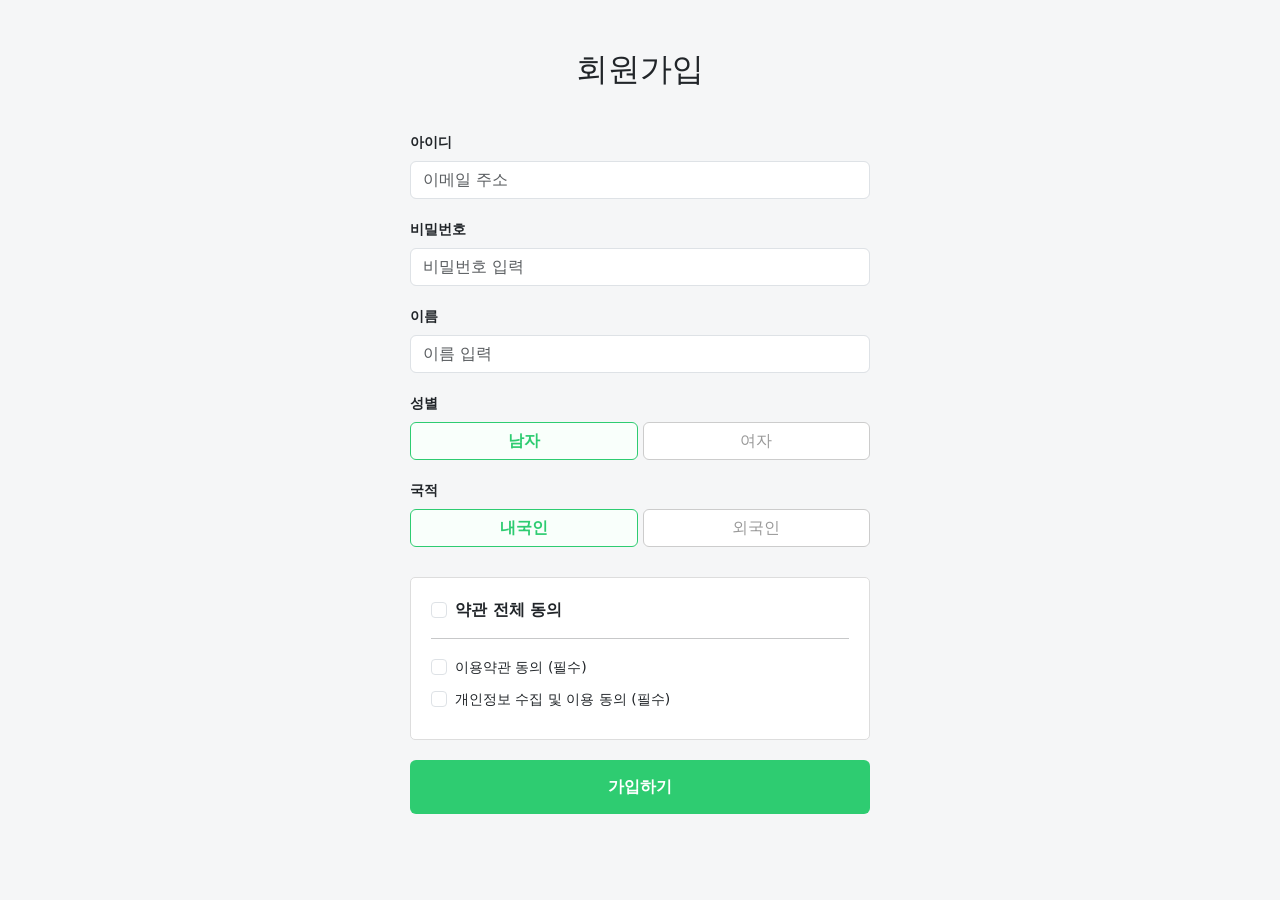
<file: mobile/c.css/signup.html>
<!DOCTYPE html>
<html lang="ko">
<head>
    <meta charset="UTF-8">
    <title>JANGAN BOWLING - 회원가입</title>
    <link href="https://cdn.jsdelivr.net/npm/bootstrap@5.3.3/dist/css/bootstrap.min.css" rel="stylesheet">
    <style>
        body { background-color: #f5f6f7; padding: 50px 0; }
        .signup-container { max-width: 460px; margin: 0 auto; }
        .form-label { font-weight: bold; margin-top: 20px; font-size: 14px; }
        .btn-group-custom { display: flex; gap: 5px; }
        .btn-group-custom .btn { flex: 1; border: 1px solid #ccc; background: white; color: #999; }
        .btn-group-custom .btn.active { border-color: #2ecc71; color: #2ecc71; font-weight: bold; background: #f9fffb; }
        .terms-area { background: white; border: 1px solid #ddd; padding: 20px; margin-top: 30px; border-radius: 5px; }
        .btn-submit { background-color: #2ecc71; color: white; width: 100%; padding: 15px; font-weight: bold; border: none; margin-top: 20px; }
    </style>
</head>
<body>
    <div class="signup-container">
        <h2 class="text-center mb-4">회원가입</h2>
        <form id="signupForm">
            <label class="form-label">아이디</label>
            <input type="text" class="form-control" placeholder="이메일 주소">

            <label class="form-label">비밀번호</label>
            <input type="password" class="form-control" placeholder="비밀번호 입력">

            <label class="form-label">이름</label>
            <input type="text" class="form-control" placeholder="이름 입력">

            <label class="form-label">성별</label>
            <div class="btn-group-custom">
                <button type="button" class="btn active" onclick="toggleBtn(this, 'gender')">남자</button>
                <button type="button" class="btn" onclick="toggleBtn(this, 'gender')">여자</button>
            </div>

            <label class="form-label">국적</label>
            <div class="btn-group-custom">
                <button type="button" class="btn active" onclick="toggleBtn(this, 'nat')">내국인</button>
                <button type="button" class="btn" onclick="toggleBtn(this, 'nat')">외국인</button>
            </div>

            <div class="terms-area">
                <div class="form-check mb-3">
                    <input class="form-check-input" type="checkbox" id="allAgree">
                    <label class="form-check-label fw-bold" for="allAgree">약관 전체 동의</label>
                </div>
                <hr>
                <div class="form-check mb-2">
                    <input class="form-check-input single-check" type="checkbox" id="term1">
                    <label class="form-check-label small" for="term1">이용약관 동의 (필수)</label>
                </div>
                <div class="form-check mb-2">
                    <input class="form-check-input single-check" type="checkbox" id="term2">
                    <label class="form-check-label small" for="term2">개인정보 수집 및 이용 동의 (필수)</label>
                </div>
            </div>

            <button type="submit" class="btn btn-submit">가입하기</button>
        </form>
    </div>

    <script>
        // 성별, 국적 버튼 선택 기능
        function toggleBtn(element, group) {
            const buttons = element.parentElement.querySelectorAll('.btn');
            buttons.forEach(btn => btn.classList.remove('active'));
            element.classList.add('active');
        }

        // 전체 동의 체크박스 로직
        const allAgree = document.getElementById('allAgree');
        const singleChecks = document.querySelectorAll('.single-check');

        allAgree.addEventListener('change', function() {
            singleChecks.forEach(check => {
                check.checked = allAgree.checked;
            });
        });

        singleChecks.forEach(check => {
            check.addEventListener('change', function() {
                const allChecked = Array.from(singleChecks).every(c => c.checked);
                allAgree.checked = allChecked;
            });
        });
    </script>
</body>
</html>
</file>
<file: mobile/10rd/css/style.css>
* { box-sizing: border-box; } /* 한국어 주석: 요소 크기를 계산하기 쉽게 맞춥니다. */
body { margin: 0; min-height: 100vh; display: grid; place-items: center; padding: 20px; background: radial-gradient(ellipse at 18% 18%, #52678a 0, transparent 38%), radial-gradient(ellipse at 82% 78%, #684f7d 0, transparent 36%), linear-gradient(135deg, #182334, #263b51 52%, #20283e); color: #ffffff; font-family: Arial, sans-serif; } /* 한국어 주석: 어두운 그라데이션 배경 위에 계산기를 화면 중앙에 배치합니다. */
.calculator { width: min(100%, 390px); min-height: min(780px, calc(100vh - 40px)); display: flex; flex-direction: column; padding: 28px 22px 24px; border: 8px solid #22252b; border-radius: 48px; background: #000000; box-shadow: 0 24px 70px #080d1a99; } /* 한국어 주석: 둥근 휴대전화 모양의 계산기 본체를 만듭니다. */
h1 { margin: 0; color: #999999; font-size: 14px; font-weight: 400; text-align: center; } /* 한국어 주석: 작은 계산기 제목을 위쪽에 표시합니다. */
#display { min-height: 0; flex: 1; display: flex; align-items: flex-end; justify-content: flex-end; margin-bottom: 20px; padding: 12px 4px; overflow: hidden; background: #000000; color: #ffffff; font-size: clamp(48px, 16vw, 76px); font-weight: 300; text-align: right; overflow-wrap: anywhere; } /* 한국어 주석: 숫자를 크게 오른쪽 아래에 표시합니다. */
.buttons { display: grid; grid-template-columns: repeat(4, 1fr); gap: 12px; } /* 한국어 주석: 버튼을 네 칸 격자로 배열합니다. */
button { aspect-ratio: 1; border: 0; border-radius: 50%; background: #333333; color: #ffffff; font-size: clamp(22px, 7vw, 30px); cursor: pointer; transition: filter 120ms, transform 120ms; } /* 한국어 주석: 숫자 버튼을 어두운 원형으로 만듭니다. */
button:hover { filter: brightness(1.25); } /* 한국어 주석: 마우스를 올리면 버튼을 밝게 표시합니다. */
button:active { transform: scale(0.94); } /* 한국어 주석: 버튼을 누르는 느낌을 줍니다. */
button:focus-visible { outline: 3px solid #ffffff; outline-offset: 3px; } /* 한국어 주석: 키보드로 선택된 버튼을 표시합니다. */
.operator { background: #ff9f0a; color: #ffffff; } /* 한국어 주석: 연산 버튼을 주황색으로 표시합니다. */
.utility { background: #a5a5a5; color: #000000; } /* 한국어 주석: 초기화·부호·퍼센트 버튼을 밝게 표시합니다. */
.zero { grid-column: span 2; aspect-ratio: auto; border-radius: 999px; text-align: left; padding-left: 28px; } /* 한국어 주석: 0 버튼을 넓은 알약 모양으로 표시합니다. */
@media (max-height: 650px) { .calculator { min-height: 0; } .buttons { gap: 8px; } button { min-height: 0; } } /* 한국어 주석: 화면 높이가 짧으면 버튼 간격을 줄입니다. */
</file>
<file: mobile/9rd/css/style.css>
* { box-sizing: border-box; }

body {
  min-width: 320px;
  min-height: 100vh;
  margin: 0;
  display: grid;
  place-items: center;
  padding: 32px 16px;
  background: #f5f7f2;
  color: #20302b;
  font-family: "Malgun Gothic", "Apple SD Gothic Neo", sans-serif;
}

.app { width: min(100%, 640px); }
.heading { margin-bottom: 24px; text-align: center; }
.eyebrow { margin: 0 0 8px; color: #568274; font-size: 11px; font-weight: 800; letter-spacing: 2px; }
h1 { margin: 0; font-size: clamp(28px, 8vw, 38px); }
.intro { margin: 10px 0 0; color: #708078; font-size: 14px; }
.panel { padding: 24px; border: 1px solid #e1e8e1; border-radius: 20px; background: #fff; box-shadow: 0 12px 35px #263b2910; }
.result-heading { display: flex; align-items: center; justify-content: space-between; gap: 12px; }
h2 { margin: 0; font-size: 17px; }
.result-heading p { margin: 0; color: #758078; font-size: 13px; }
.result-heading strong { color: #20302b; }
.numbers { min-height: 72px; display: flex; align-items: center; justify-content: center; flex-wrap: wrap; gap: 9px; margin: 20px 0; }
.ball { width: 48px; height: 48px; display: grid; place-items: center; border-radius: 50%; color: #fff; font-size: 17px; font-weight: 800; box-shadow: inset 0 -3px 0 #0002; }
.empty { color: #9aa59d; font-size: 13px; }
.actions { display: flex; gap: 10px; }
button { min-height: 46px; border: 0; border-radius: 10px; font: inherit; font-size: 14px; font-weight: 700; cursor: pointer; }
button:focus-visible, summary:focus-visible { outline: 3px solid #6ab29c; outline-offset: 3px; }
.primary { flex: 1; background: #286f5c; color: #fff; }
.primary:hover { background: #205b4b; }
.secondary { padding: 0 18px; background: #edf1ed; color: #52635a; }
.secondary:hover { background: #e1e8e1; }
.manual, .stats { margin-top: 16px; }
.section-hint { margin: 10px 0 14px; color: #758078; font-size: 12px; line-height: 1.6; }
.number-grid { display: grid; grid-template-columns: repeat(9, minmax(0, 1fr)); gap: 7px; }
.num-option { min-width: 0; min-height: 51px; display: flex; flex-direction: column; align-items: center; justify-content: center; gap: 2px; padding: 4px 1px; border: 1px solid #e1e8e1; border-radius: 10px; background: #f8faf7; color: #34443b; }
.num-option small { color: #7a877e; font-size: 9px; font-weight: 500; }
.num-option:hover { border-color: #83b7a3; }
.num-option[aria-pressed="true"] { border-color: #286f5c; background: #286f5c; color: #fff; }
.num-option[aria-pressed="true"] small { color: #e0f0e9; }
button:disabled { cursor: not-allowed; opacity: .48; }
.stats-period { color: #758078; font-size: 11px; }
.top-numbers { display: flex; flex-wrap: wrap; gap: 8px; margin-top: 18px; }
.top-item { display: flex; align-items: center; gap: 7px; padding: 6px 10px 6px 6px; border-radius: 24px; background: #f3f6f2; color: #46564c; font-size: 12px; }
.top-ball { width: 30px; height: 30px; display: grid; place-items: center; border-radius: 50%; color: #fff; font-size: 12px; font-weight: 800; }
.stats-note { margin: 14px 0 0; color: #758078; font-size: 11px; line-height: 1.6; }
.stats-note a { color: #286f5c; }
.design { margin-top: 16px; padding: 16px 18px; border: 1px solid #e1e8e1; border-radius: 14px; background: #ffffffa8; }
summary { color: #52635a; font-size: 13px; font-weight: 700; cursor: pointer; }
table { width: 100%; margin-top: 12px; border-collapse: collapse; text-align: left; font-size: 12px; line-height: 1.6; }
th, td { padding: 8px 4px; border-top: 1px solid #e8ede8; }
th { width: 88px; color: #286f5c; white-space: nowrap; }
td { color: #627068; }

@media (max-width: 420px) {
  .panel { padding: 20px 14px; }
  .numbers { gap: 7px; }
  .ball { width: 42px; height: 42px; font-size: 15px; }
  .number-grid { gap: 5px; }
  .num-option { min-height: 46px; border-radius: 8px; }
  .num-option small { font-size: 8px; }
  .stats-period { font-size: 10px; }
}
</file>
